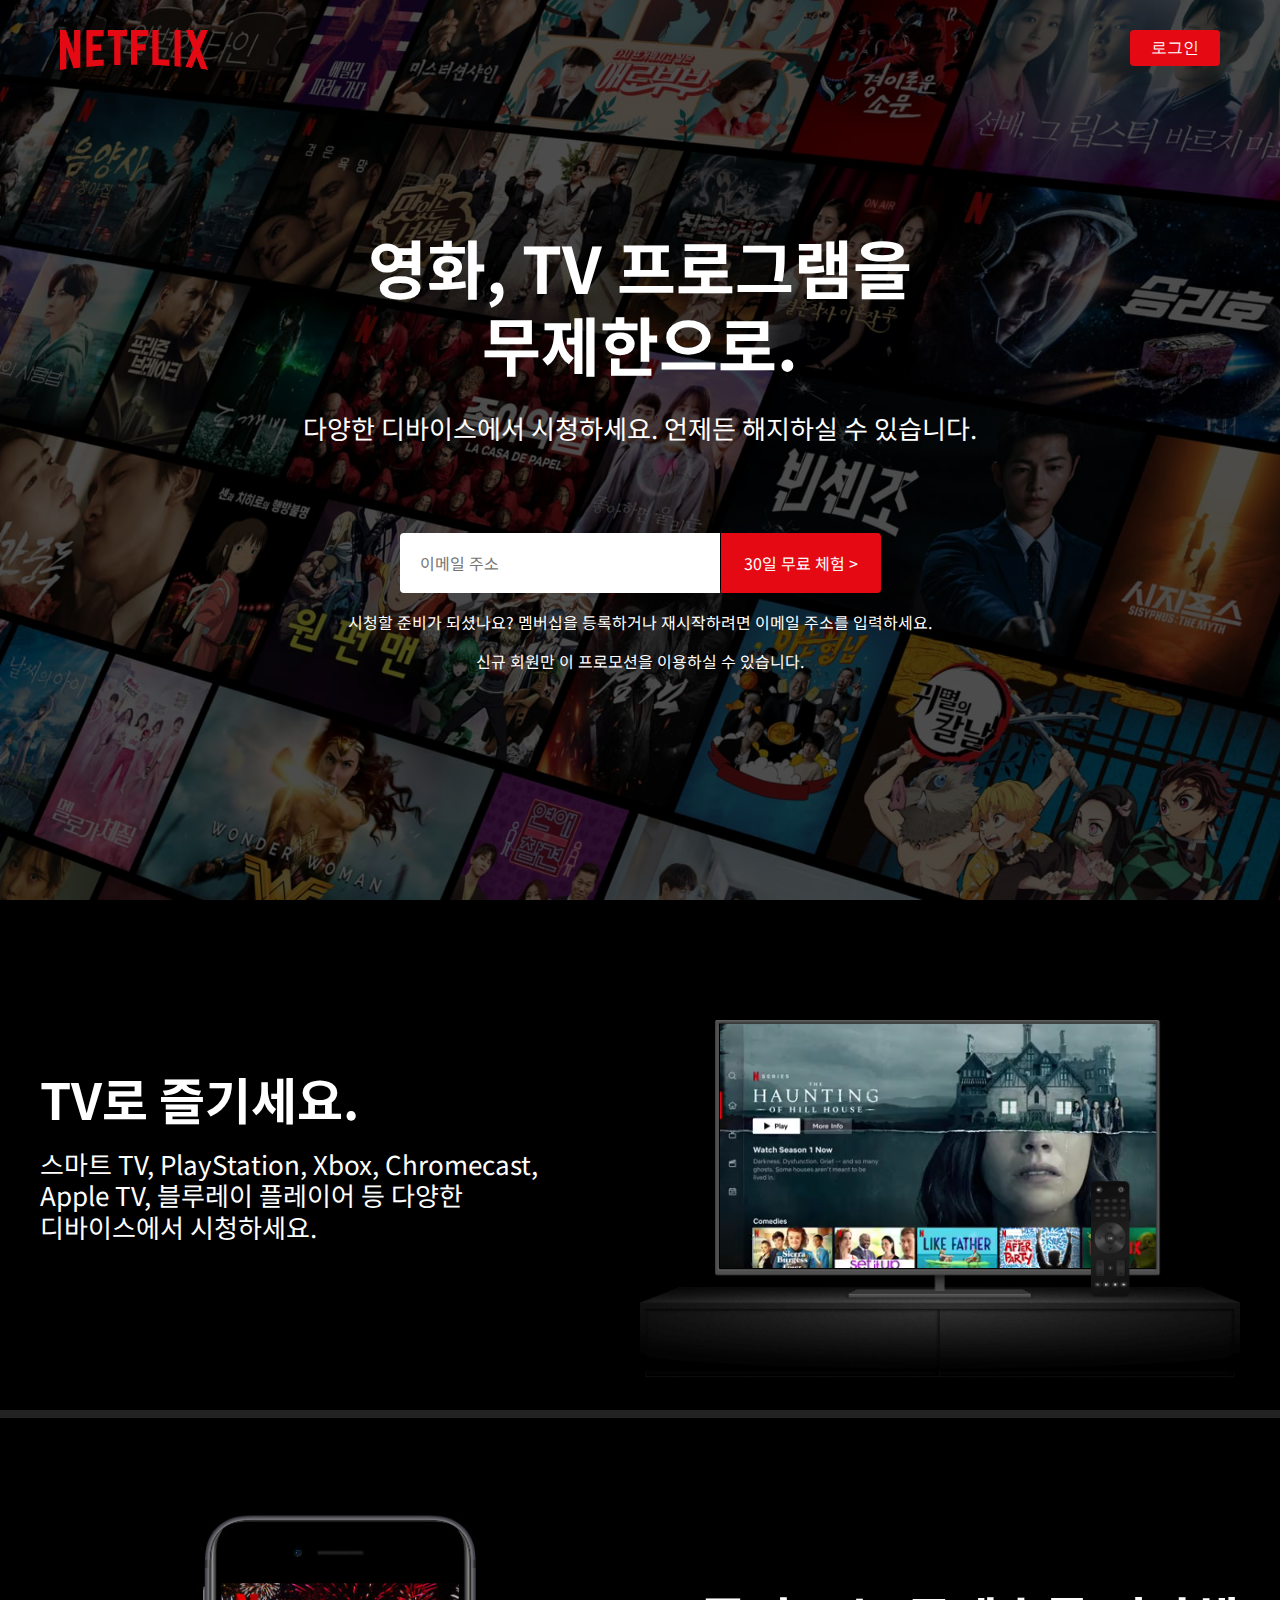
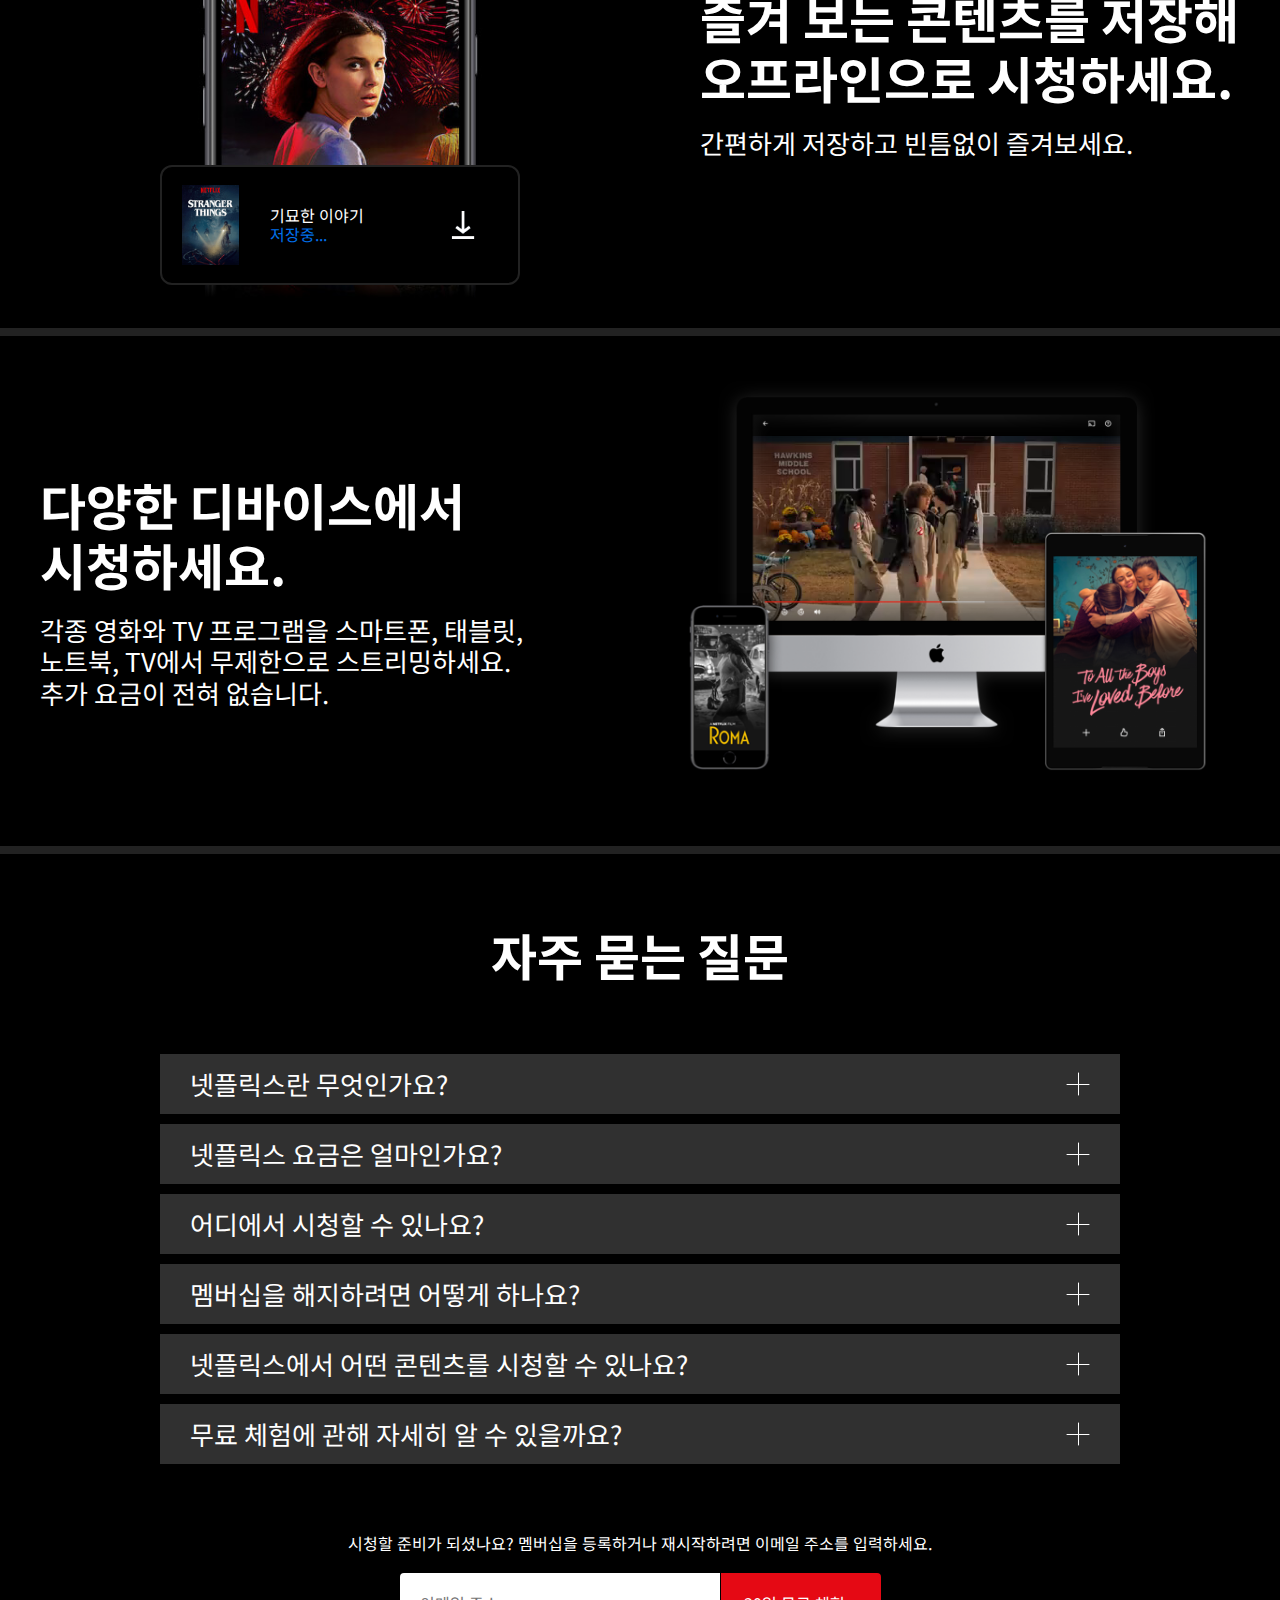
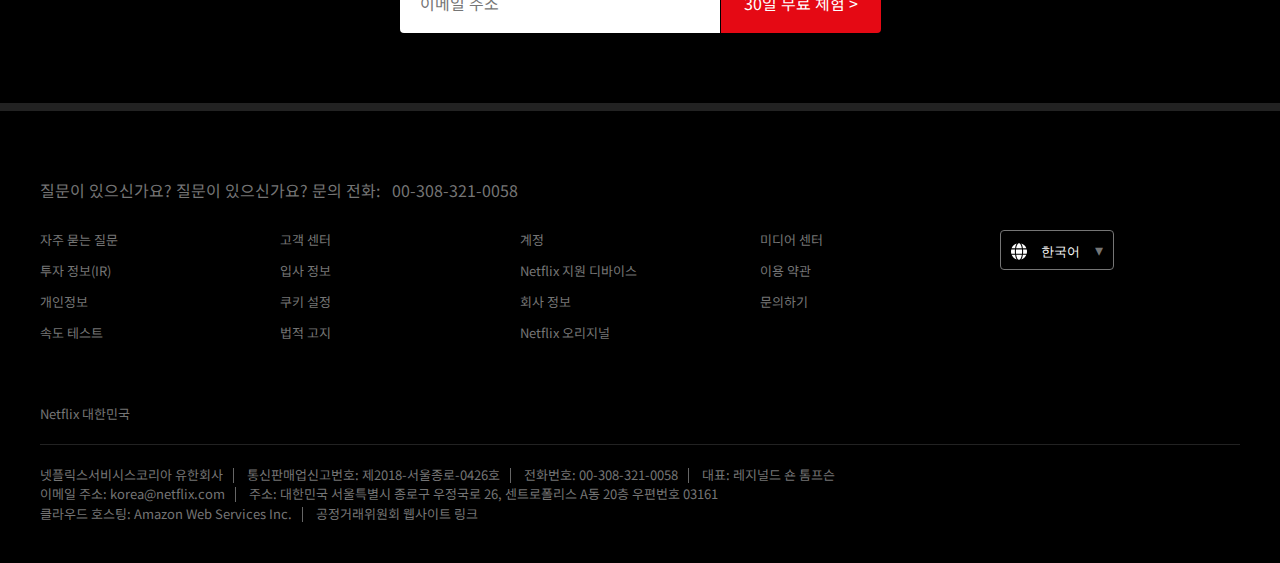
<file: index.html>
<!DOCTYPE html>
<html lang="en">
  <head>
    <meta charset="UTF-8" />
    <meta http-equiv="X-UA-Compatible" content="IE=edge" />
    <meta name="viewport" content="width=device-width, initial-scale=1.0" />

    <meta
      content="영화 보기, 온라인 영화, 인터넷 영화, TV 시청, TV 온라인, 온라인 TV 프로그램, 인터넷 TV 프로그램, &nbsp;TV 프로그램 보기, 영화 스트리밍, 스트리밍 tv, 인스턴트 스트리밍, 온라인 시청, 인터넷 시청, &nbsp;영화, 영화 보기 대한민국, 온라인 TV 보기, 다운로드 불필요, 영화 풀 버전, 전체 영화"
      name="keywords"
    />
    <meta
      content="스마트 TV, 태블릿, 스마트폰, PC, 게임 콘솔 등 다양한 디바이스에서 영화와 TV 프로그램을 마음껏 즐기세요."
      name="description"
    />
    <meta
      property="og:description"
      content="스마트 TV, 태블릿, 스마트폰, PC, 게임 콘솔 등 다양한 디바이스에서 영화와 TV 프로그램을 마음껏 즐기세요."
    />

    <link rel="icon" type="image/x-icon" href="img/netflix_favicon.ico" />

    <link rel="stylesheet" href="css/reset_netflix.css" />
    <link rel="stylesheet" href="css/common.css" />
    <link rel="stylesheet" href="css/index.css" />
    <title>
      Netflix&nbsp;대한민국 - 인터넷으로 TV 프로그램과 영화를 시청하세요
    </title>
  </head>

  <body>
    <header></header>

    <main>
      <!-- Hero -->
      <section id="hero">
        <div id="hero_bg"></div>
        <div class="hero_wrap">
          <nav class="gnb">
            <figure>
              <svg viewBox="0 0 111 30" class="gnb_logo" focusable="false">
                <g id="netflix-logo">
                  <path
                    d="M105.06233,14.2806261 L110.999156,30 C109.249227,29.7497422 107.500234,29.4366857 105.718437,29.1554972 L102.374168,20.4686475 L98.9371075,28.4375293 C97.2499766,28.1563408 95.5928391,28.061674 93.9057081,27.8432843 L99.9372012,14.0931671 L94.4680851,-5.68434189e-14 L99.5313525,-5.68434189e-14 L102.593495,7.87421502 L105.874965,-5.68434189e-14 L110.999156,-5.68434189e-14 L105.06233,14.2806261 Z M90.4686475,-5.68434189e-14 L85.8749649,-5.68434189e-14 L85.8749649,27.2499766 C87.3746368,27.3437061 88.9371075,27.4055675 90.4686475,27.5930265 L90.4686475,-5.68434189e-14 Z M81.9055207,26.93692 C77.7186241,26.6557316 73.5307901,26.4064111 69.250164,26.3117443 L69.250164,-5.68434189e-14 L73.9366389,-5.68434189e-14 L73.9366389,21.8745899 C76.6248008,21.9373887 79.3120255,22.1557784 81.9055207,22.2804387 L81.9055207,26.93692 Z M64.2496954,10.6561065 L64.2496954,15.3435186 L57.8442216,15.3435186 L57.8442216,25.9996251 L53.2186709,25.9996251 L53.2186709,-5.68434189e-14 L66.3436123,-5.68434189e-14 L66.3436123,4.68741213 L57.8442216,4.68741213 L57.8442216,10.6561065 L64.2496954,10.6561065 Z M45.3435186,4.68741213 L45.3435186,26.2498828 C43.7810479,26.2498828 42.1876465,26.2498828 40.6561065,26.3117443 L40.6561065,4.68741213 L35.8121661,4.68741213 L35.8121661,-5.68434189e-14 L50.2183897,-5.68434189e-14 L50.2183897,4.68741213 L45.3435186,4.68741213 Z M30.749836,15.5928391 C28.687787,15.5928391 26.2498828,15.5928391 24.4999531,15.6875059 L24.4999531,22.6562939 C27.2499766,22.4678976 30,22.2495079 32.7809542,22.1557784 L32.7809542,26.6557316 L19.812541,27.6876933 L19.812541,-5.68434189e-14 L32.7809542,-5.68434189e-14 L32.7809542,4.68741213 L24.4999531,4.68741213 L24.4999531,10.9991564 C26.3126816,10.9991564 29.0936358,10.9054269 30.749836,10.9054269 L30.749836,15.5928391 Z M4.78114163,12.9684132 L4.78114163,29.3429562 C3.09401069,29.5313525 1.59340144,29.7497422 0,30 L0,-5.68434189e-14 L4.4690224,-5.68434189e-14 L10.562377,17.0315868 L10.562377,-5.68434189e-14 L15.2497891,-5.68434189e-14 L15.2497891,28.061674 C13.5935889,28.3437998 11.906458,28.4375293 10.1246602,28.6868498 L4.78114163,12.9684132 Z"
                    id="Fill-14"
                  ></path>
                </g>
              </svg>
            </figure>
            <button class="gnb_login">로그인</button>
          </nav>

          <h1 class="hero_title">영화, TV 프로그램을<br />무제한으로.</h1>
          <h3 class="hero_subtitle">
            다양한 디바이스에서 시청하세요. <br />언제든 해지하실 수 있습니다.
          </h3>
          <form action="login.php" method="POST">
            <div class="email_wrap">
              <input
                type="email"
                name="user_id"
                class="hero_input"
                placeholder="이메일 주소"
              />
              <!-- Inline Block -->
              <button type="submit" class="hero_submit">
                30일 무료 체험 &#62;
              </button>
            </div>
          </form>
          <p class="hero_detail">
            시청할 준비가 되셨나요? 멤버십을 등록하거나 재시작하려면 이메일
            주소를 입력하세요.
          </p>
          <p class="hero_detail_2">
            신규 회원만 이 프로모션을 이용하실 수 있습니다.
          </p>
        </div>
      </section>

      <!-- Feature -->
      <section id="feature">
        <!-- Fature - TV -->
        <div class="tv_wrap">
          <ul class="tv">
            <li class="tv_left">
              <h2 class="tv_title">TV로 즐기세요.</h2>
              <h3 class="tv_subtitle">
                스마트 TV, PlayStation, Xbox, Chromecast, Apple TV, 블루레이
                플레이어 <br />등 다양한 디바이스에서 시청하세요.
              </h3>
            </li>

            <li class="tv_right">
              <video
                class="tv_right_video"
                src="video/video-tv.m4v"
                type="vedio/mp4"
                autoplay
                muted
                loop
              ></video>
              <img class="tv_right_img" src="img/tv.png" alt="" />
            </li>
          </ul>
        </div>

        <!-- Fature - Offline -->
        <div class="offline_wrap">
          <ul class="offline">
            <li class="offline_left">
              <img class="offline_left_img" src="img/offline_1.jpg" alt="" />
              <div class="offline_left_box">
                <img
                  src="img/offline_2.png"
                  class="offline_left_box_img1"
                  alt=""
                />
                <div class="offline_left_box_text">
                  <p>기묘한 이야기</p>
                  <p>저장중...</p>
                </div>
                <img
                  src="img/download-icon.gif"
                  class="offline_left_box_img2"
                  alt=""
                />
              </div>
            </li>

            <li class="offline_right">
              <h2 class="offline_title">
                즐겨 보는 콘텐츠를 저장해 <br />오프라인으로 시청하세요.
              </h2>
              <h3 class="offline_subtitle">
                간편하게 저장하고 빈틈없이 즐겨보세요.
              </h3>
            </li>
          </ul>
        </div>

        <!-- Fature - Device -->
        <div class="device_wrap">
          <ul class="device">
            <li class="device_left">
              <h2 class="device_title">다양한 디바이스에서 시청하세요.</h2>
              <h3 class="device_subtitle">
                각종 영화와 TV 프로그램을 스마트폰, 태블릿, 노트북, TV에서
                무제한으로 스트리밍하세요. <br />추가 요금이 전혀 없습니다.
              </h3>
            </li>

            <li class="device_right">
              <video
                class="device_right_video"
                src="video/video-devices.m4v"
                type="vedio/mp4"
                autoplay
                muted
                loop
              ></video>
              <img class="device_right_img" src="img/device.png" alt="" />
            </li>
          </ul>
        </div>
      </section>

      <!-- FAQ -->
      <section id="faq">
        <div class="faq_wrap">
          <h2 class="faq_title">자주 묻는 질문</h2>
          <ul class="faq_ul">
            <li class="faq_li" onclick="accOpen(0)">
              <h3 class="faq_q">
                <span class="faq_q_title">넷플릭스란 무엇인가요?</span>
                <img class="faq_q_btn" src="img/plus.svg" alt="" />
              </h3>
              <h4 class="faq_a">
                넷플릭스는 각종 수상 경력에 빛나는 TV 프로그램, 영화,
                애니메이션, 다큐멘터리 등 다양한 콘텐츠를 인터넷 연결이 가능한
                수천 종의 디바이스에서 시청할 수 있는 스트리밍 서비스입니다.
                <br /><br />
                저렴한 월 요금으로 일체의 광고 없이 원하는 시간에 원하는 만큼
                즐길 수 있습니다. 무궁무진한 콘텐츠가 준비되어 있으며 매주
                새로운 TV 프로그램과 영화가 제공됩니다.
              </h4>
            </li>

            <li class="faq_li" onclick="accOpen(1)">
              <h3 class="faq_q">
                <span class="faq_q_title">넷플릭스 요금은 얼마인가요?</span>
                <img class="faq_q_btn" src="img/plus.svg" alt="" />
              </h3>
              <h4 class="faq_a">
                스마트폰, 태블릿, 스마트 TV, 노트북, 스트리밍 디바이스 등 다양한
                디바이스에서 월정액 요금 하나로 넷플릭스를 시청하세요. 멤버십
                요금은 월 9,500원부터 14,500원까지 다양합니다. 추가 비용이나
                약정이 없습니다.
              </h4>
            </li>

            <li class="faq_li" onclick="accOpen(2)">
              <h3 class="faq_q">
                <span class="faq_q_title">어디에서 시청할 수 있나요?</span>
                <img class="faq_q_btn" src="img/plus.svg" alt="" />
              </h3>
              <h4 class="faq_a">
                다양한 디바이스에서 언제 어디서나 시청할 수 있습니다. 넷플릭스
                계정으로 로그인하면 PC에서 netflix.com을 통해 바로 시청할 수
                있으며, 인터넷이 연결되어 있고 넷플릭스 앱을 지원하는
                디바이스(스마트 TV, 스마트폰, 태블릿, 스트리밍 미디어 플레이어,
                게임 콘솔 등)에서도 언제든지 시청할 수 있습니다.
                <br /><br />
                iOS, Android, Windows 10용 앱에서는 좋아하는 프로그램을 저장할
                수도 있습니다. 저장 기능을 이용해 이동 중이나 인터넷에 연결할 수
                없는 곳에서도 시청하세요. 넷플릭스는 어디서든 함께니까요.
              </h4>
            </li>

            <li class="faq_li" onclick="accOpen(3)">
              <h3 class="faq_q">
                <span class="faq_q_title"
                  >멤버십을 해지하려면 어떻게 하나요?</span
                >
                <img class="faq_q_btn" src="img/plus.svg" alt="" />
              </h3>
              <h4 class="faq_a">
                넷플릭스는 부담 없이 간편합니다. 성가신 계약도, 약정도
                없으니까요. 멤버십 해지도 온라인에서 클릭 두 번이면 완료할 수
                있습니다. 해지 수수료도 없으니 원할 때 언제든 계정을 시작하거나
                종료하세요.
              </h4>
            </li>

            <li class="faq_li" onclick="accOpen(4)">
              <h3 class="faq_q">
                <span class="faq_q_title"
                  >넷플릭스에서 어떤 콘텐츠를 시청할 수 있나요?</span
                >
                <img class="faq_q_btn" src="img/plus.svg" alt="" />
              </h3>
              <h4 class="faq_a">
                넷플릭스는 장편 영화, 다큐멘터리, TV 프로그램, 애니메이션, 각종
                상을 수상한 넷플릭스 오리지널 등 수많은 콘텐츠를 확보하고
                있습니다. 마음에 드는 콘텐츠를 원하는 시간에 원하는 만큼
                시청하세요. 30일 무료 체험으로 넷플릭스의 무한한 콘텐츠 세상을
                만나보세요.
              </h4>
            </li>

            <li class="faq_li" onclick="accOpen(5)">
              <h3 class="faq_q">
                <span class="faq_q_title"
                  >무료 체험에 관해 자세히 알 수 있을까요?</span
                >
                <img class="faq_q_btn" src="img/plus.svg" alt="" />
              </h3>
              <h4 class="faq_a">
                넷플릭스를 30일 동안 무료로 이용해 보세요. 마음에 드는 경우 계속
                이용하시면 됩니다. 별도로 해지하지 않는 한, 멤버십이 자동으로
                유지됩니다. 무료 체험 기간이 끝나기 전에 멤버십을 해지하면
                요금이 청구되지 않습니다. 복잡한 계약, 약정, 해지 수수료가
                없습니다. 언제든 온라인으로 해지하세요.
              </h4>
            </li>
          </ul>

          <p class="faq_detail">
            시청할 준비가 되셨나요? 멤버십을 등록하거나 재시작하려면 이메일
            주소를 입력하세요.
          </p>
          <form action="login.php" method="POST">
            <div class="email_wrap">
              <input
                type="email"
                name="user_id"
                class="hero_input"
                placeholder="이메일 주소"
              />
              <!-- Inline Block -->
              <button type="submit" class="hero_submit">
                30일 무료 체험 &#62;
              </button>
            </div>
          </form>
        </div>
      </section>
    </main>

    <!-- Footer -->
    <footer>
      <div class="footer_wrap">
        <h4 class="footer_tel">
          질문이 있으신가요? 질문이 있으신가요? <br />문의 전화:&nbsp;&nbsp;
          <a href="tel:00-308-321-0058">00-308-321-0058</a>
        </h4>
        <!-- a태그 안에 href로 전화번호 넣으면 스마트폰의 경우, 링크를 눌렀을 때 전화 연결 -->

        <div class="footer_menu_wrap">
          <ul class="footer_menu">
            <li class="footer_menu_li"><a href="">자주 묻는 질문</a></li>
            <li class="footer_menu_li"><a href="">투자 정보(IR)</a></li>
            <li class="footer_menu_li"><a href="">개인정보</a></li>
            <li class="footer_menu_li"><a href="">속도 테스트</a></li>
          </ul>
          <ul class="footer_menu">
            <li class="footer_menu_li"><a href="">고객 센터</a></li>
            <li class="footer_menu_li"><a href="">입사 정보</a></li>
            <li class="footer_menu_li"><a href="">쿠키 설정</a></li>
            <li class="footer_menu_li"><a href="">법적 고지</a></li>
          </ul>
          <ul class="footer_menu">
            <li class="footer_menu_li"><a href="">계정</a></li>
            <li class="footer_menu_li"><a href="">Netflix 지원 디바이스</a></li>
            <li class="footer_menu_li"><a href="">회사 정보</a></li>
            <li class="footer_menu_li"><a href="">Netflix 오리지널</a></li>
          </ul>
          <ul class="footer_menu">
            <li class="footer_menu_li"><a href="">미디어 센터</a></li>
            <li class="footer_menu_li"><a href="">이용 약관</a></li>
            <li class="footer_menu_li"><a href="">문의하기</a></li>
          </ul>
          <form action="" id="language_form">
            <img src="img/globe.svg" alt="" />
            <select name="language" id="language" onchange="languageChange()">
              <option value="korean" selected>한국어</option>
              <option value="english">English</option>
            </select>
            <span>&#9662;</span>
          </form>
        </div>
        <div class="footer_info">
          <p class="footer_brand">Netflix 대한민국</p>
          <p class="footer_contact">
            <span>넷플릭스서비시스코리아 유한회사<i></i></span>
            <span>통신판매업신고번호: 제2018-서울종로-0426호<i></i></span>
            <span>전화번호: 00-308-321-0058<i></i></span>
            <span>대표: 레지널드 숀 톰프슨</span>
          </p>
          <p class="footer_address">
            <span>이메일 주소: korea@netflix.com<i></i></span>
            <span
              >주소: 대한민국 서울특별시 종로구 우정국로 26, 센트로폴리스 A동
              20층 우편번호 03161</span
            >
          </p>
          <p class="footer_etc">
            <span>클라우드 호스팅: Amazon Web Services Inc.<i></i></span>
            <a
              href="https://www.ftc.go.kr/www/bizCommView.do?key=232&apv_perm_no=2018300016930200431&pageUnit=10&searchCnd=bup_nm&searchKrwd=%EB%84%B7%ED%94%8C%EB%A6%AD%EC%8A%A4&pageIndex=1"
              >공정거래위원회 웹사이트 링크
            </a>
          </p>
        </div>
      </div>
    </footer>

    <script src="js/index.js"></script>
  </body>
</html>
</file>
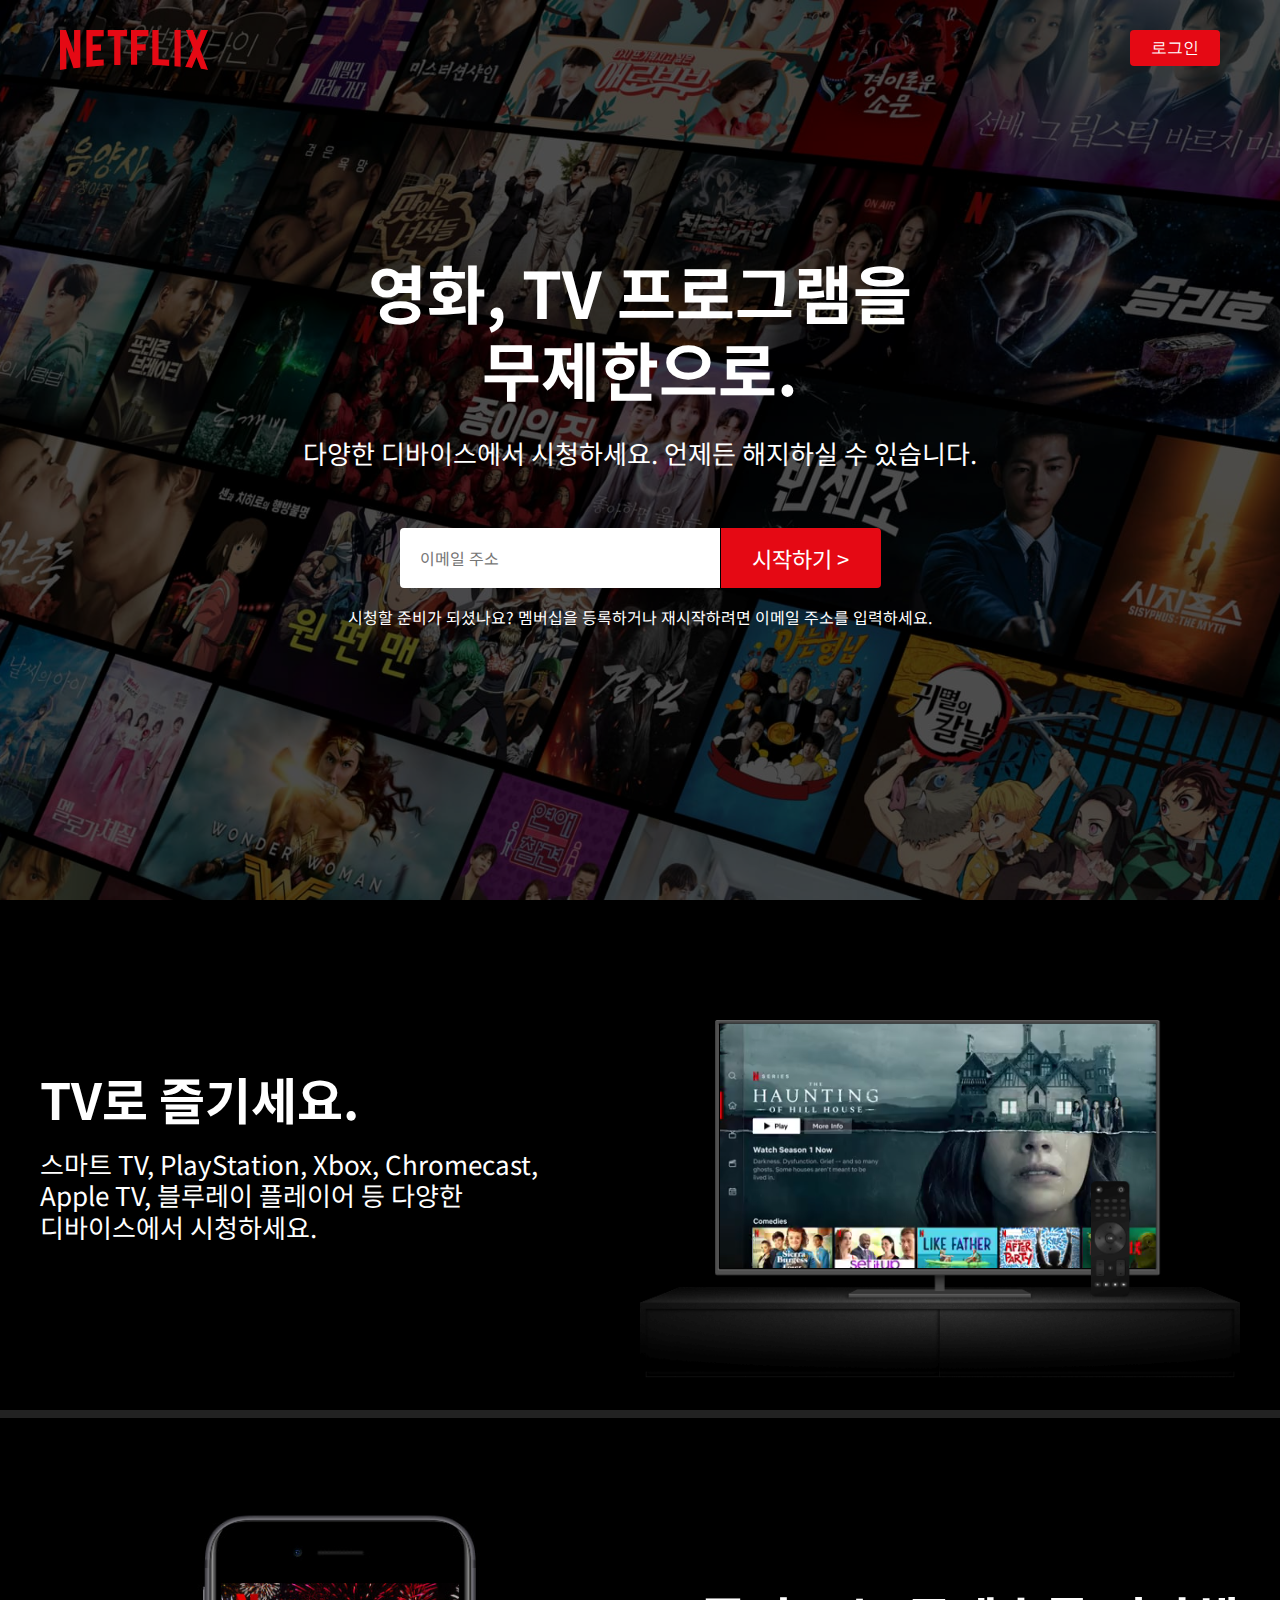
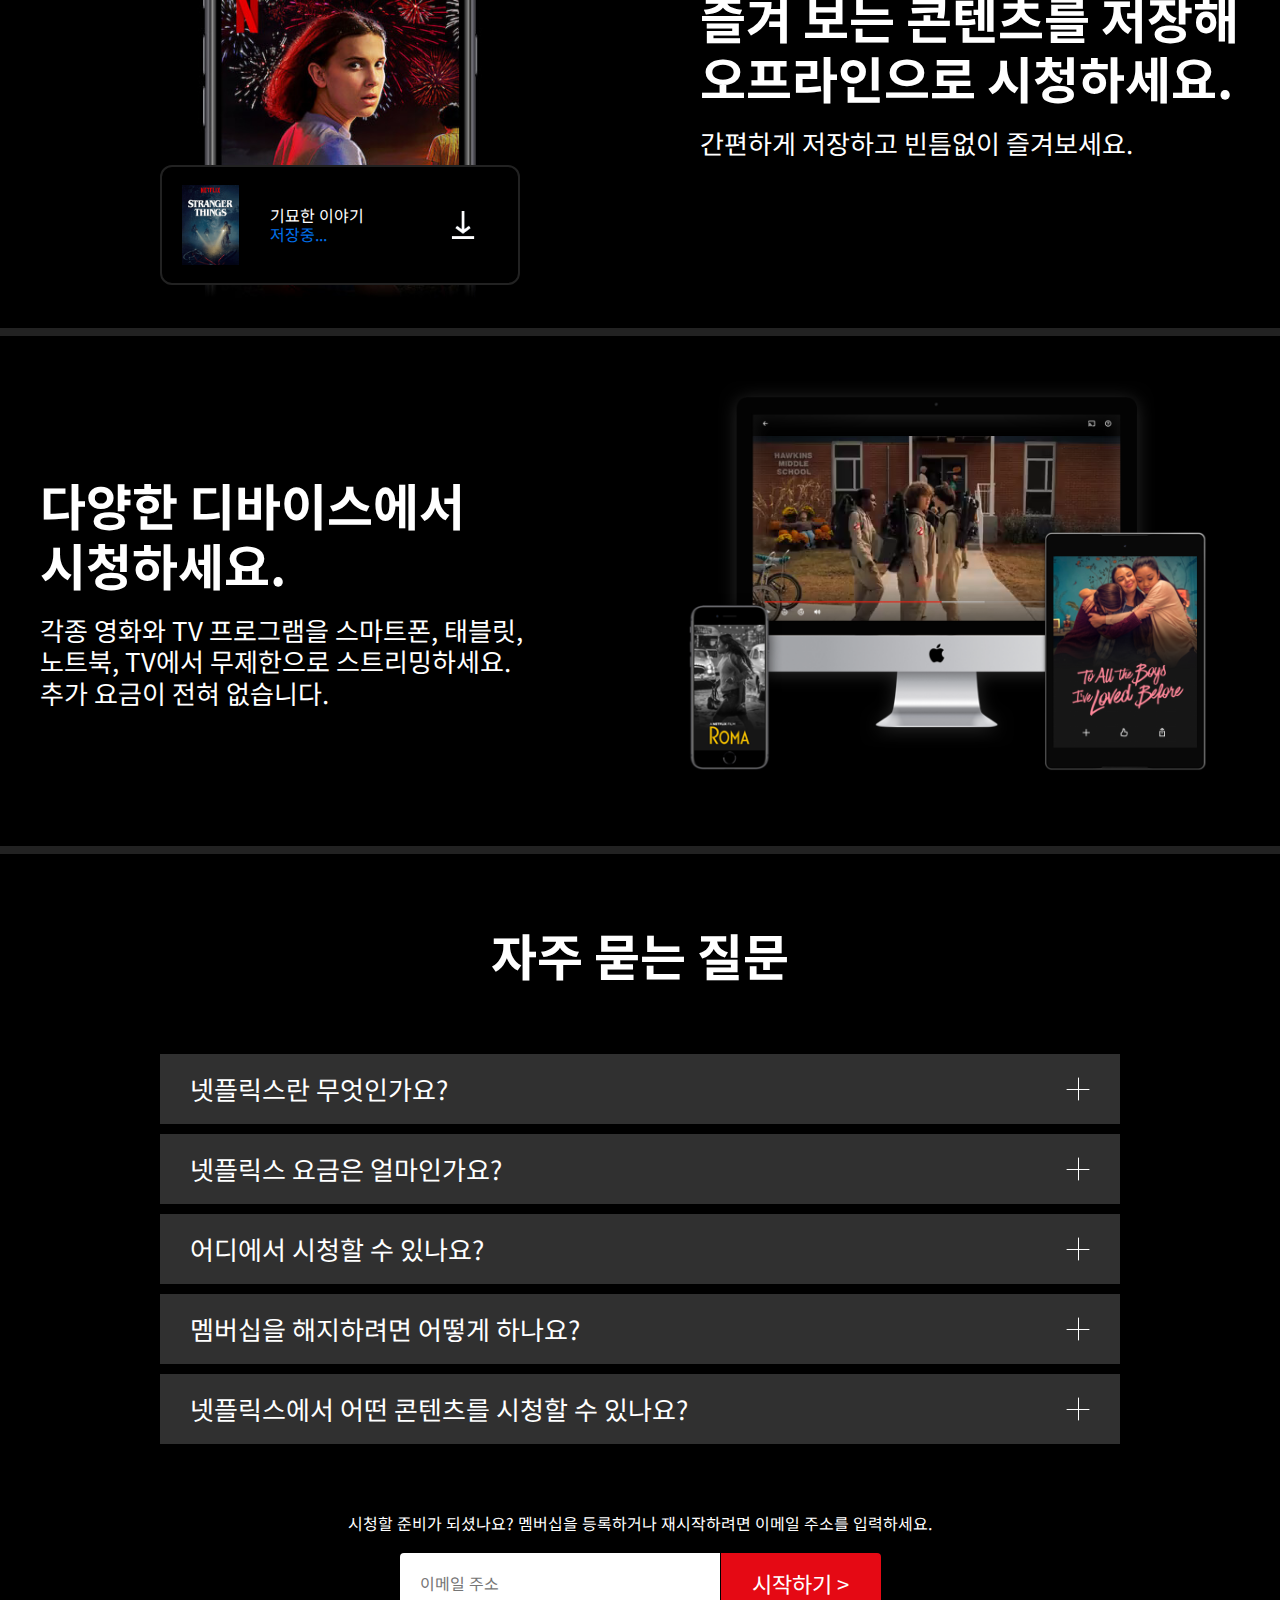
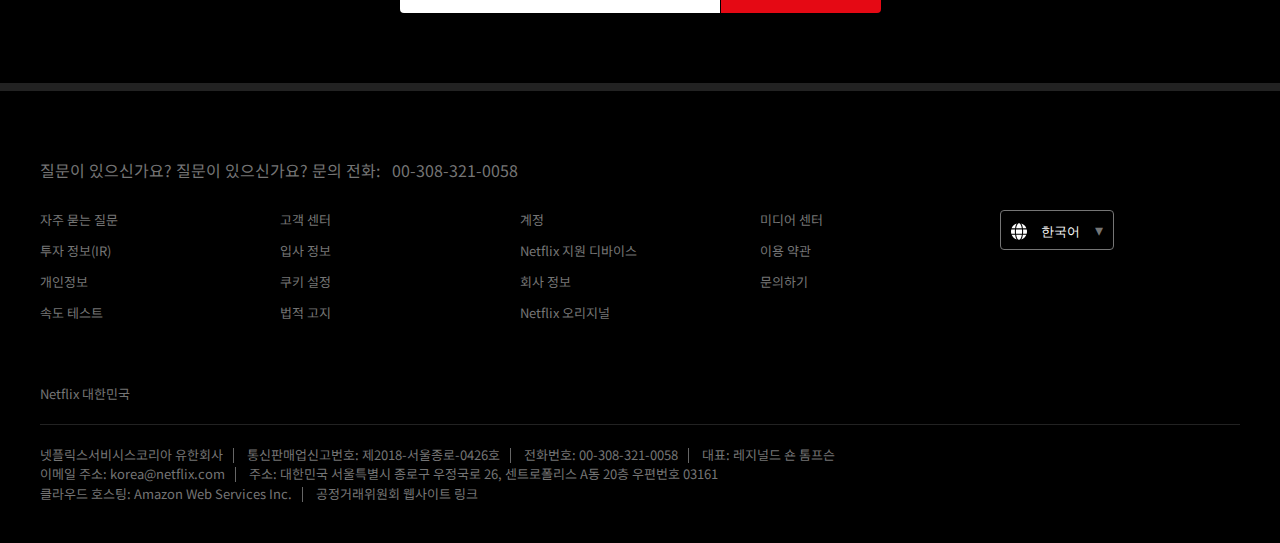
<file: index_renewal.html>
<!DOCTYPE html>
<html lang="en">
  <head>
    <meta charset="UTF-8" />
    <meta http-equiv="X-UA-Compatible" content="IE=edge" />
    <meta name="viewport" content="width=device-width, initial-scale=1.0" />

    <meta
      content="영화 보기, 온라인 영화, 인터넷 영화, TV 시청, TV 온라인, 온라인 TV 프로그램, 인터넷 TV 프로그램, &nbsp;TV 프로그램 보기, 영화 스트리밍, 스트리밍 tv, 인스턴트 스트리밍, 온라인 시청, 인터넷 시청, &nbsp;영화, 영화 보기 대한민국, 온라인 TV 보기, 다운로드 불필요, 영화 풀 버전, 전체 영화"
      name="keywords"
    />
    <meta
      content="스마트 TV, 태블릿, 스마트폰, PC, 게임 콘솔 등 다양한 디바이스에서 영화와 TV 프로그램을 마음껏 즐기세요."
      name="description"
    />
    <meta
      property="og:description"
      content="스마트 TV, 태블릿, 스마트폰, PC, 게임 콘솔 등 다양한 디바이스에서 영화와 TV 프로그램을 마음껏 즐기세요."
    />

    <link rel="icon" type="image/x-icon" href="img/netflix_favicon.ico" />

    <link rel="stylesheet" href="css/reset_netflix.css" />
    <link rel="stylesheet" href="css/common.css" />
    <link rel="stylesheet" href="css/index_renewal.css" />
    <title>
      Netflix&nbsp;대한민국 - 인터넷으로 TV 프로그램과 영화를 시청하세요
    </title>
  </head>

  <body>
    <header></header>

    <main>
      <!-- Hero -->
      <section id="hero">
        <div id="hero_bg"></div>
        <div class="hero_wrap">
          <nav class="gnb">
            <figure>
              <svg viewBox="0 0 111 30" class="gnb_logo" focusable="false">
                <g id="netflix-logo">
                  <path
                    d="M105.06233,14.2806261 L110.999156,30 C109.249227,29.7497422 107.500234,29.4366857 105.718437,29.1554972 L102.374168,20.4686475 L98.9371075,28.4375293 C97.2499766,28.1563408 95.5928391,28.061674 93.9057081,27.8432843 L99.9372012,14.0931671 L94.4680851,-5.68434189e-14 L99.5313525,-5.68434189e-14 L102.593495,7.87421502 L105.874965,-5.68434189e-14 L110.999156,-5.68434189e-14 L105.06233,14.2806261 Z M90.4686475,-5.68434189e-14 L85.8749649,-5.68434189e-14 L85.8749649,27.2499766 C87.3746368,27.3437061 88.9371075,27.4055675 90.4686475,27.5930265 L90.4686475,-5.68434189e-14 Z M81.9055207,26.93692 C77.7186241,26.6557316 73.5307901,26.4064111 69.250164,26.3117443 L69.250164,-5.68434189e-14 L73.9366389,-5.68434189e-14 L73.9366389,21.8745899 C76.6248008,21.9373887 79.3120255,22.1557784 81.9055207,22.2804387 L81.9055207,26.93692 Z M64.2496954,10.6561065 L64.2496954,15.3435186 L57.8442216,15.3435186 L57.8442216,25.9996251 L53.2186709,25.9996251 L53.2186709,-5.68434189e-14 L66.3436123,-5.68434189e-14 L66.3436123,4.68741213 L57.8442216,4.68741213 L57.8442216,10.6561065 L64.2496954,10.6561065 Z M45.3435186,4.68741213 L45.3435186,26.2498828 C43.7810479,26.2498828 42.1876465,26.2498828 40.6561065,26.3117443 L40.6561065,4.68741213 L35.8121661,4.68741213 L35.8121661,-5.68434189e-14 L50.2183897,-5.68434189e-14 L50.2183897,4.68741213 L45.3435186,4.68741213 Z M30.749836,15.5928391 C28.687787,15.5928391 26.2498828,15.5928391 24.4999531,15.6875059 L24.4999531,22.6562939 C27.2499766,22.4678976 30,22.2495079 32.7809542,22.1557784 L32.7809542,26.6557316 L19.812541,27.6876933 L19.812541,-5.68434189e-14 L32.7809542,-5.68434189e-14 L32.7809542,4.68741213 L24.4999531,4.68741213 L24.4999531,10.9991564 C26.3126816,10.9991564 29.0936358,10.9054269 30.749836,10.9054269 L30.749836,15.5928391 Z M4.78114163,12.9684132 L4.78114163,29.3429562 C3.09401069,29.5313525 1.59340144,29.7497422 0,30 L0,-5.68434189e-14 L4.4690224,-5.68434189e-14 L10.562377,17.0315868 L10.562377,-5.68434189e-14 L15.2497891,-5.68434189e-14 L15.2497891,28.061674 C13.5935889,28.3437998 11.906458,28.4375293 10.1246602,28.6868498 L4.78114163,12.9684132 Z"
                    id="Fill-14"
                  ></path>
                </g>
              </svg>
            </figure>
            <button class="gnb_login">로그인</button>
          </nav>

          <h1 class="hero_title">영화, TV 프로그램을<br />무제한으로.</h1>
          <h3 class="hero_subtitle">
            다양한 디바이스에서 시청하세요. <br />언제든 해지하실 수 있습니다.
          </h3>
          <form action="login.php" method="POST">
            <div class="email_wrap">
              <input
                type="email"
                name="user_id"
                class="hero_input"
                placeholder="이메일 주소"
              />
              <!-- Inline Block -->
              <button type="submit" class="hero_submit">
                시작하기 &#62;
              </button>
            </div>
          </form>
          <p class="hero_detail">
            시청할 준비가 되셨나요? 멤버십을 등록하거나 재시작하려면 이메일
            주소를 입력하세요.
          </p>
        </div>
      </section>

      <!-- Feature -->
      <section id="feature">
        <!-- Fature - TV -->
        <div class="tv_wrap">
          <ul class="tv">
            <li class="tv_left">
              <h2 class="tv_title">TV로 즐기세요.</h2>
              <h3 class="tv_subtitle">
                스마트 TV, PlayStation, Xbox, Chromecast, Apple TV, 블루레이
                플레이어 <br />등 다양한 디바이스에서 시청하세요.
              </h3>
            </li>

            <li class="tv_right">
              <video
                class="tv_right_video"
                src="video/video-tv.m4v"
                type="vedio/mp4"
                autoplay
                muted
                loop
              ></video>
              <img class="tv_right_img" src="img/tv.png" alt="" />
            </li>
          </ul>
        </div>

        <!-- Fature - Offline -->
        <div class="offline_wrap">
          <ul class="offline">
            <li class="offline_left">
              <img class="offline_left_img" src="img/offline_1.jpg" alt="" />
              <div class="offline_left_box">
                <img
                  src="img/offline_2.png"
                  class="offline_left_box_img1"
                  alt=""
                />
                <div class="offline_left_box_text">
                  <p>기묘한 이야기</p>
                  <p>저장중...</p>
                </div>
                <img
                  src="img/download-icon.gif"
                  class="offline_left_box_img2"
                  alt=""
                />
              </div>
            </li>

            <li class="offline_right">
              <h2 class="offline_title">
                즐겨 보는 콘텐츠를 저장해 <br />오프라인으로 시청하세요.
              </h2>
              <h3 class="offline_subtitle">
                간편하게 저장하고 빈틈없이 즐겨보세요.
              </h3>
            </li>
          </ul>
        </div>

        <!-- Fature - Device -->
        <div class="device_wrap">
          <ul class="device">
            <li class="device_left">
              <h2 class="device_title">다양한 디바이스에서 시청하세요.</h2>
              <h3 class="device_subtitle">
                각종 영화와 TV 프로그램을 스마트폰, 태블릿, 노트북, TV에서
                무제한으로 스트리밍하세요. <br />추가 요금이 전혀 없습니다.
              </h3>
            </li>

            <li class="device_right">
              <video
                class="device_right_video"
                src="video/video-devices.m4v"
                type="vedio/mp4"
                autoplay
                muted
                loop
              ></video>
              <img class="device_right_img" src="img/device.png" alt="" />
            </li>
          </ul>
        </div>
      </section>

      <!-- FAQ -->
      <section id="faq">
        <div class="faq_wrap">
          <h2 class="faq_title">자주 묻는 질문</h2>
          <ul class="faq_ul">
            <li class="faq_li" onclick="accOpen(0)">
              <h3 class="faq_q">
                <span class="faq_q_title">넷플릭스란 무엇인가요?</span>
                <img class="faq_q_btn" src="img/plus.svg" alt="" />
              </h3>
              <h4 class="faq_a">
                넷플릭스는 각종 수상 경력에 빛나는 TV 프로그램, 영화,
                애니메이션, 다큐멘터리 등 다양한 콘텐츠를 인터넷 연결이 가능한
                수천 종의 디바이스에서 시청할 수 있는 스트리밍 서비스입니다.
                <br /><br />
                저렴한 월 요금으로 일체의 광고 없이 원하는 시간에 원하는 만큼
                즐길 수 있습니다. 무궁무진한 콘텐츠가 준비되어 있으며 매주
                새로운 TV 프로그램과 영화가 제공됩니다.
              </h4>
            </li>

            <li class="faq_li" onclick="accOpen(1)">
              <h3 class="faq_q">
                <span class="faq_q_title">넷플릭스 요금은 얼마인가요?</span>
                <img class="faq_q_btn" src="img/plus.svg" alt="" />
              </h3>
              <h4 class="faq_a">
                스마트폰, 태블릿, 스마트 TV, 노트북, 스트리밍 디바이스 등 다양한
                디바이스에서 월정액 요금 하나로 넷플릭스를 시청하세요. 멤버십
                요금은 월 9,500원부터 14,500원까지 다양합니다. 추가 비용이나
                약정이 없습니다.
              </h4>
            </li>

            <li class="faq_li" onclick="accOpen(2)">
              <h3 class="faq_q">
                <span class="faq_q_title">어디에서 시청할 수 있나요?</span>
                <img class="faq_q_btn" src="img/plus.svg" alt="" />
              </h3>
              <h4 class="faq_a">
                다양한 디바이스에서 언제 어디서나 시청할 수 있습니다. 넷플릭스
                계정으로 로그인하면 PC에서 netflix.com을 통해 바로 시청할 수
                있으며, 인터넷이 연결되어 있고 넷플릭스 앱을 지원하는
                디바이스(스마트 TV, 스마트폰, 태블릿, 스트리밍 미디어 플레이어,
                게임 콘솔 등)에서도 언제든지 시청할 수 있습니다.
                <br /><br />
                iOS, Android, Windows 10용 앱에서는 좋아하는 프로그램을 저장할
                수도 있습니다. 저장 기능을 이용해 이동 중이나 인터넷에 연결할 수
                없는 곳에서도 시청하세요. 넷플릭스는 어디서든 함께니까요.
              </h4>
            </li>

            <li class="faq_li" onclick="accOpen(3)">
              <h3 class="faq_q">
                <span class="faq_q_title"
                  >멤버십을 해지하려면 어떻게 하나요?</span
                >
                <img class="faq_q_btn" src="img/plus.svg" alt="" />
              </h3>
              <h4 class="faq_a">
                넷플릭스는 부담 없이 간편합니다. 성가신 계약도, 약정도
                없으니까요. 멤버십 해지도 온라인에서 클릭 두 번이면 완료할 수
                있습니다. 해지 수수료도 없으니 원할 때 언제든 계정을 시작하거나
                종료하세요.
              </h4>
            </li>

            <li class="faq_li" onclick="accOpen(4)">
              <h3 class="faq_q">
                <span class="faq_q_title"
                  >넷플릭스에서 어떤 콘텐츠를 시청할 수 있나요?</span
                >
                <img class="faq_q_btn" src="img/plus.svg" alt="" />
              </h3>
              <h4 class="faq_a">
                넷플릭스는 장편 영화, 다큐멘터리, TV 프로그램, 애니메이션, 각종
                상을 수상한 넷플릭스 오리지널 등 수많은 콘텐츠를 확보하고
                있습니다. 마음에 드는 콘텐츠를 원하는 시간에 원하는 만큼
                시청하세요. 30일 무료 체험으로 넷플릭스의 무한한 콘텐츠 세상을
                만나보세요.
              </h4>
            </li>
          </ul>

          <p class="faq_detail">
            시청할 준비가 되셨나요? 멤버십을 등록하거나 재시작하려면 이메일
            주소를 입력하세요.
          </p>
          <form action="login.php" method="POST">
            <div class="email_wrap">
              <input
                type="email"
                name="user_id"
                class="hero_input"
                placeholder="이메일 주소"
              />
              <!-- Inline Block -->
              <button type="submit" class="hero_submit">
                시작하기 &#62;
              </button>
            </div>
          </form>
        </div>
      </section>
    </main>

    <!-- Footer -->
    <footer>
      <div class="footer_wrap">
        <h4 class="footer_tel">
          질문이 있으신가요? 질문이 있으신가요? <br />문의 전화:&nbsp;&nbsp;
          <a href="tel:00-308-321-0058">00-308-321-0058</a>
        </h4>
        <!-- a태그 안에 href로 전화번호 넣으면 스마트폰의 경우, 링크를 눌렀을 때 전화 연결 -->

        <div class="footer_menu_wrap">
          <ul class="footer_menu">
            <li class="footer_menu_li"><a href="">자주 묻는 질문</a></li>
            <li class="footer_menu_li"><a href="">투자 정보(IR)</a></li>
            <li class="footer_menu_li"><a href="">개인정보</a></li>
            <li class="footer_menu_li"><a href="">속도 테스트</a></li>
          </ul>
          <ul class="footer_menu">
            <li class="footer_menu_li"><a href="">고객 센터</a></li>
            <li class="footer_menu_li"><a href="">입사 정보</a></li>
            <li class="footer_menu_li"><a href="">쿠키 설정</a></li>
            <li class="footer_menu_li"><a href="">법적 고지</a></li>
          </ul>
          <ul class="footer_menu">
            <li class="footer_menu_li"><a href="">계정</a></li>
            <li class="footer_menu_li"><a href="">Netflix 지원 디바이스</a></li>
            <li class="footer_menu_li"><a href="">회사 정보</a></li>
            <li class="footer_menu_li"><a href="">Netflix 오리지널</a></li>
          </ul>
          <ul class="footer_menu">
            <li class="footer_menu_li"><a href="">미디어 센터</a></li>
            <li class="footer_menu_li"><a href="">이용 약관</a></li>
            <li class="footer_menu_li"><a href="">문의하기</a></li>
          </ul>
          <form action="" id="language_form">
            <img src="img/globe.svg" alt="" />
            <select name="language" id="language" onchange="languageChange()">
              <option value="korean" selected>한국어</option>
              <option value="english">English</option>
            </select>
            <span>&#9662;</span>
          </form>
        </div>
        <div class="footer_info">
          <p class="footer_brand">Netflix 대한민국</p>
          <p class="footer_contact">
            <span>넷플릭스서비시스코리아 유한회사<i></i></span>
            <span>통신판매업신고번호: 제2018-서울종로-0426호<i></i></span>
            <span>전화번호: 00-308-321-0058<i></i></span>
            <span>대표: 레지널드 숀 톰프슨</span>
          </p>
          <p class="footer_address">
            <span>이메일 주소: korea@netflix.com<i></i></span>
            <span
              >주소: 대한민국 서울특별시 종로구 우정국로 26, 센트로폴리스 A동
              20층 우편번호 03161</span
            >
          </p>
          <p class="footer_etc">
            <span>클라우드 호스팅: Amazon Web Services Inc.<i></i></span>
            <a
              href="https://www.ftc.go.kr/www/bizCommView.do?key=232&apv_perm_no=2018300016930200431&pageUnit=10&searchCnd=bup_nm&searchKrwd=%EB%84%B7%ED%94%8C%EB%A6%AD%EC%8A%A4&pageIndex=1"
              >공정거래위원회 웹사이트 링크
            </a>
          </p>
        </div>
      </div>
    </footer>

    <script src="js/index.js"></script>
  </body>
</html>
</file>
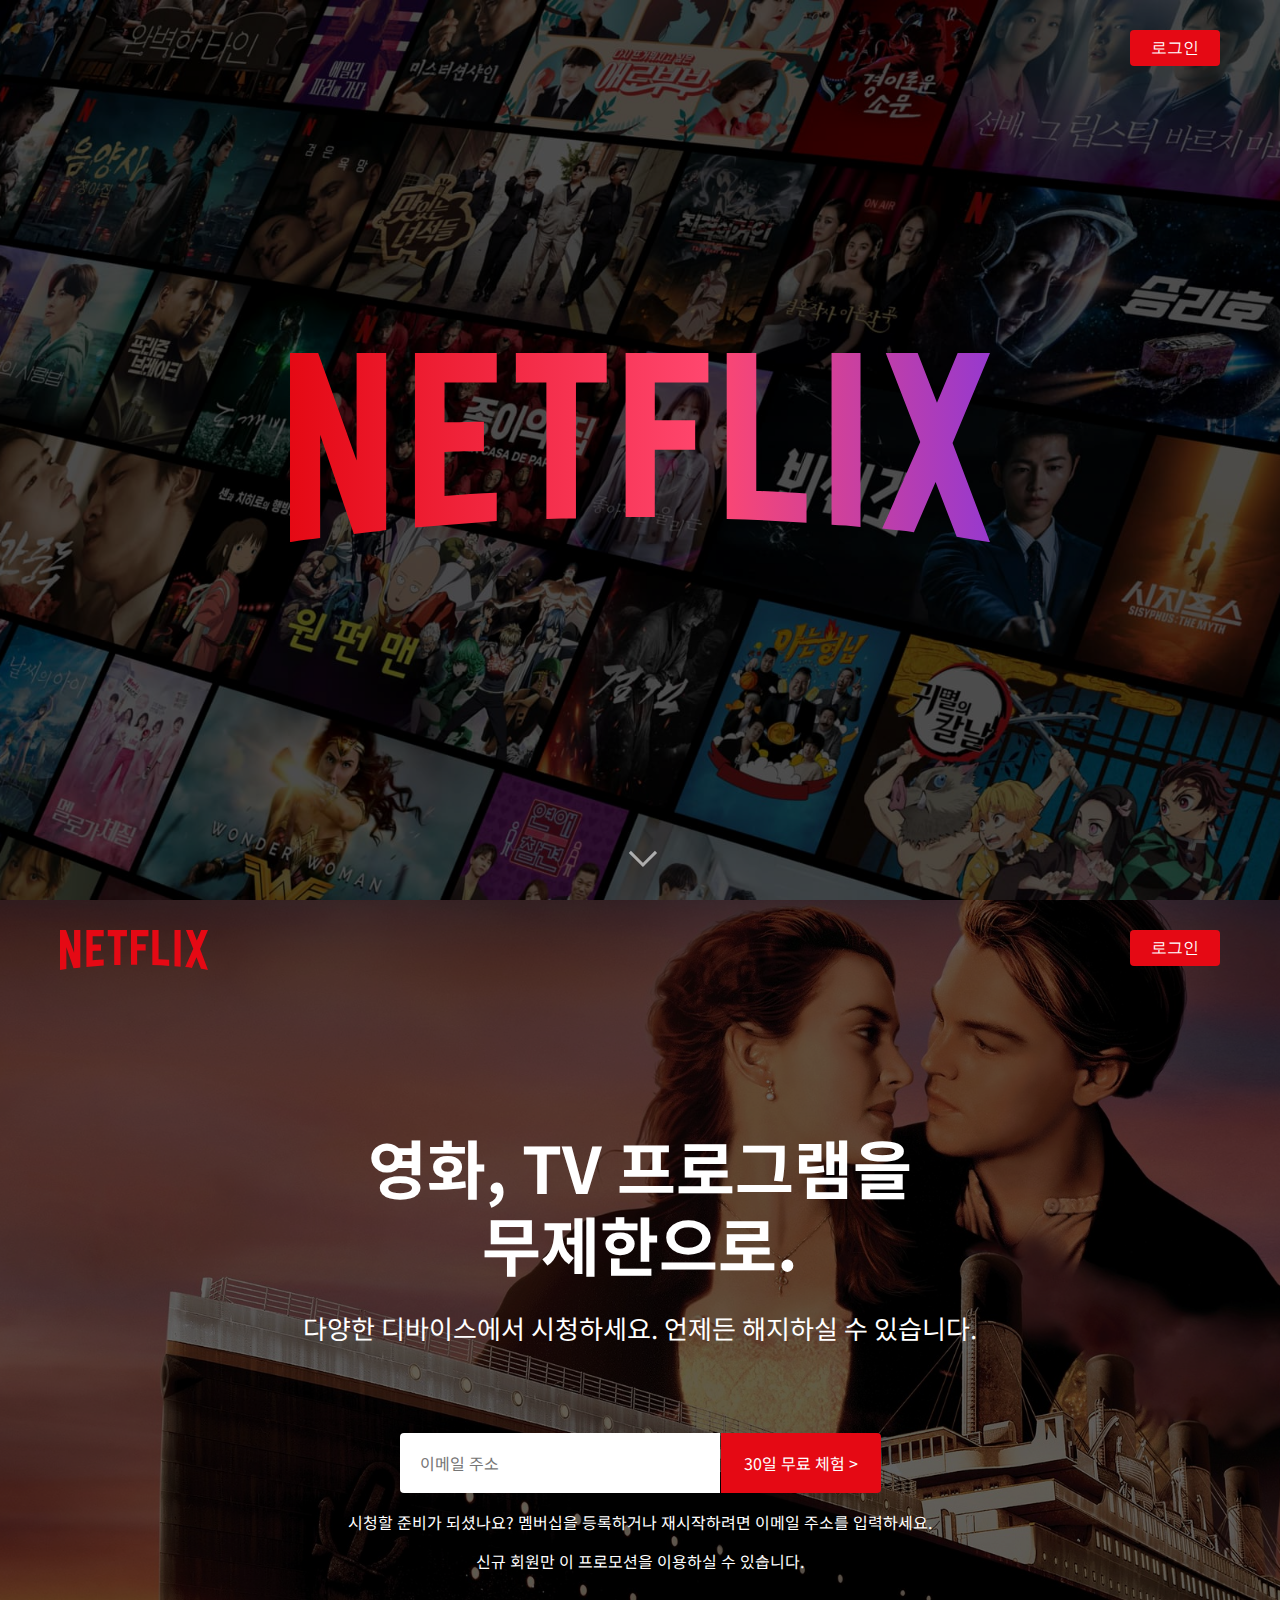
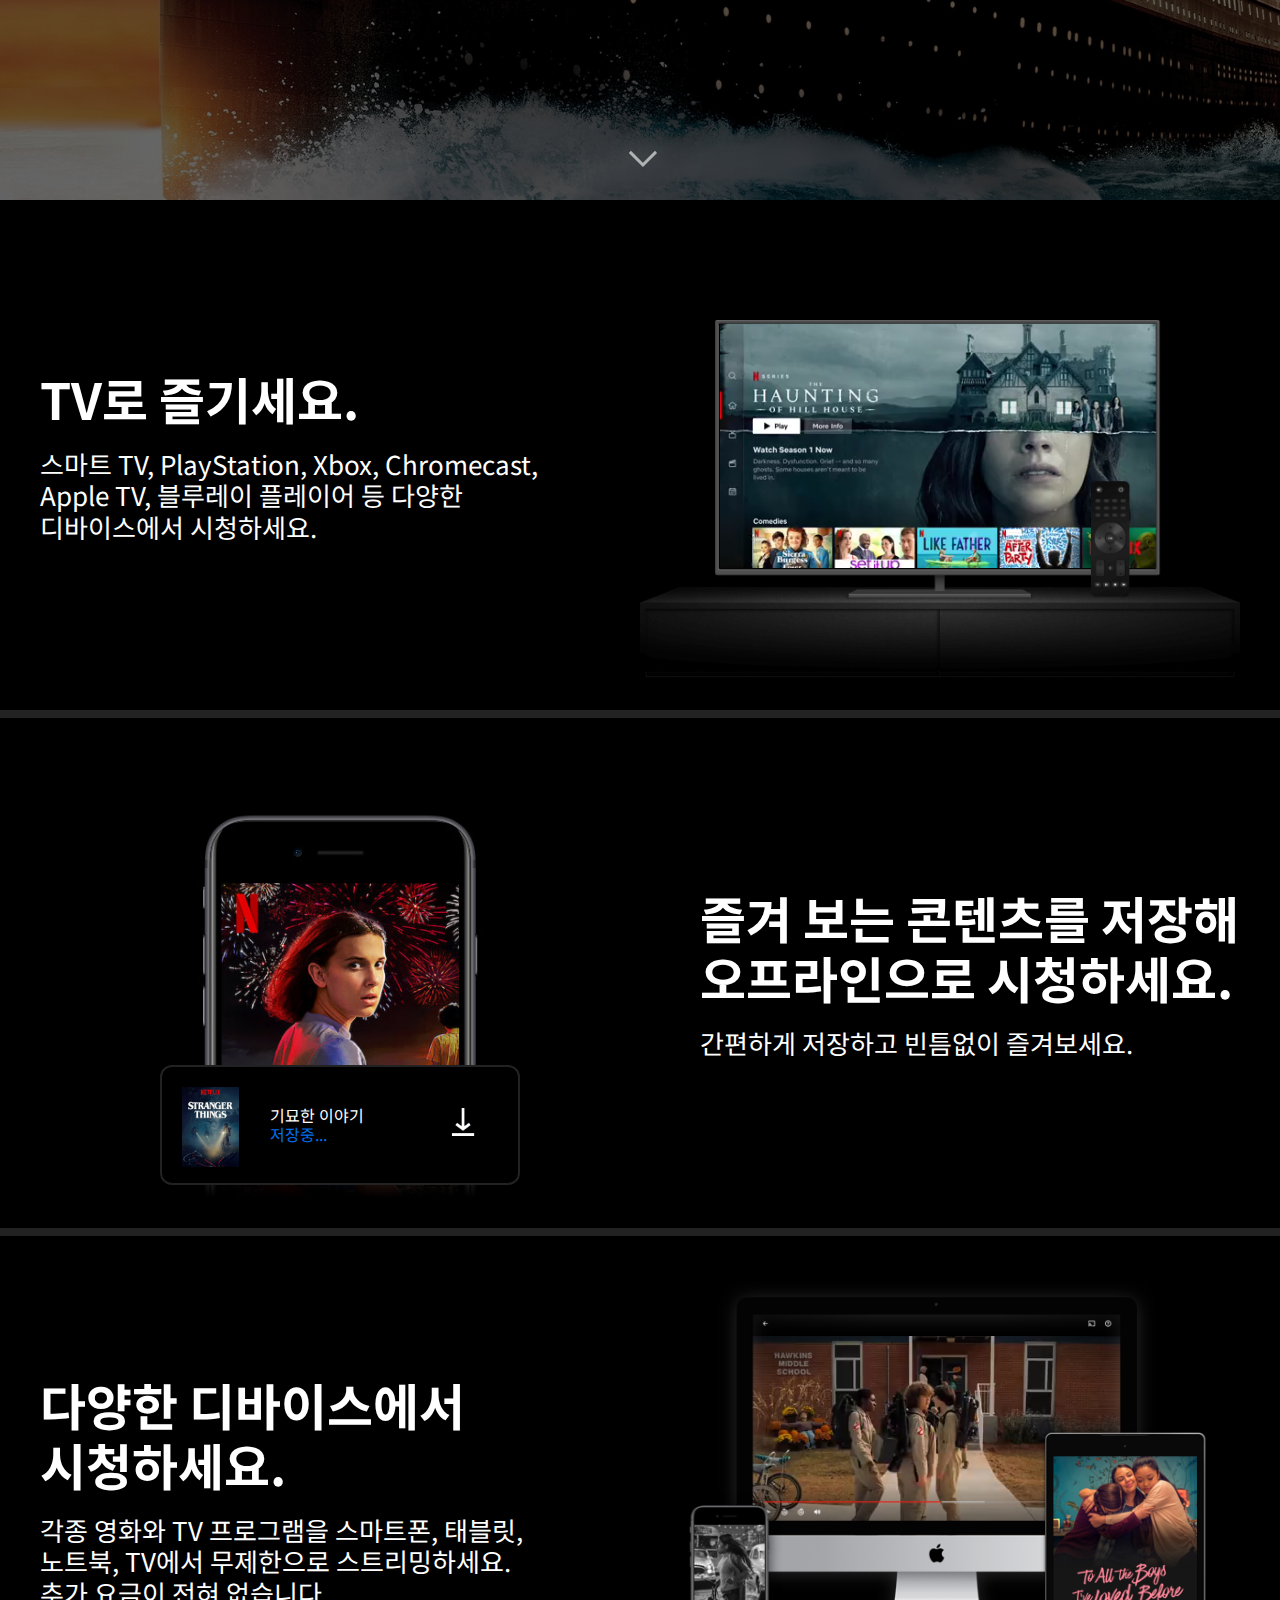
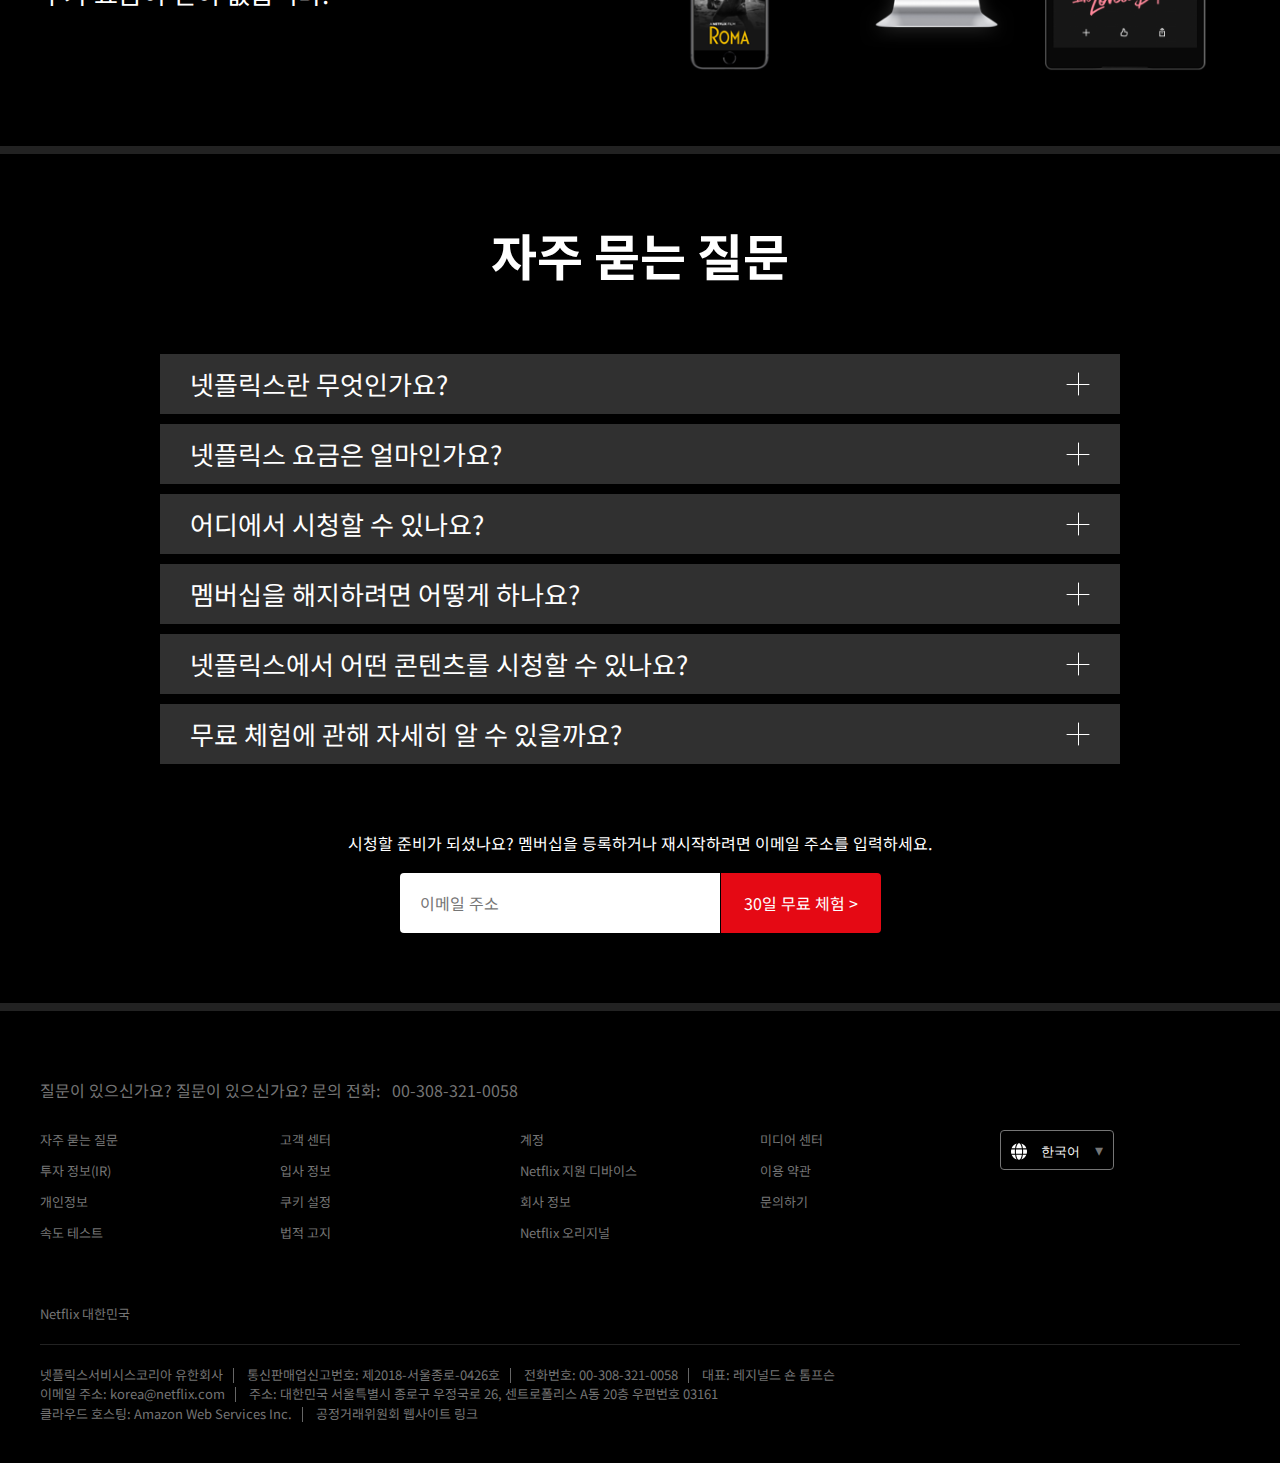
<file: netflix.html>
<!DOCTYPE html>
<html lang="en">
  <head>
    <meta charset="UTF-8" />
    <meta http-equiv="X-UA-Compatible" content="IE=edge" />
    <meta name="viewport" content="width=device-width, initial-scale=1.0" />

    <meta
      content="영화 보기, 온라인 영화, 인터넷 영화, TV 시청, TV 온라인, 온라인 TV 프로그램, 인터넷 TV 프로그램, &nbsp;TV 프로그램 보기, 영화 스트리밍, 스트리밍 tv, 인스턴트 스트리밍, 온라인 시청, 인터넷 시청, &nbsp;영화, 영화 보기 대한민국, 온라인 TV 보기, 다운로드 불필요, 영화 풀 버전, 전체 영화"
      name="keywords"
    />
    <meta
      content="스마트 TV, 태블릿, 스마트폰, PC, 게임 콘솔 등 다양한 디바이스에서 영화와 TV 프로그램을 마음껏 즐기세요."
      name="description"
    />
    <meta
      property="og:description"
      content="스마트 TV, 태블릿, 스마트폰, PC, 게임 콘솔 등 다양한 디바이스에서 영화와 TV 프로그램을 마음껏 즐기세요."
    />

    <link rel="icon" type="image/x-icon" href="img/netflix_favicon.ico" />

    <link rel="stylesheet" href="css/reset_netflix.css" />
    <link rel="stylesheet" href="css/common.css" />
    <link rel="stylesheet" href="css/netflix.css" />
    <title>
      Netflix&nbsp;대한민국 - 인터넷으로 TV 프로그램과 영화를 시청하세요
    </title>
  </head>

  <body>
    <header></header>

    <main>
      <!-- Hero -->
      <section id="main">
        <div id="main_bg"></div>
        <div class="main_wrap">
          <button class="main_login">로그인</button>

          <figure>
            <svg viewBox="0 0 111 30" class="main_logo" focusable="false">
              <g id="netflix-logo">
                <defs>
                  <linearGradient id="grad1" x1="0%" y1="0%" x2="100%" y2="0%">
                    <stop
                      offset="0%"
                      style="stop-color: #e50914; stop-opacity: 1"
                    />
                    <stop
                      offset="60%"
                      style="stop-color: #ff476f; stop-opacity: 1"
                    />
                    <stop
                      offset="100%"
                      style="stop-color: #9739ce; stop-opacity: 1"
                    />
                  </linearGradient>
                </defs>
                <path
                  fill="url(#grad1)"
                  ;
                  d="M105.06233,14.2806261 L110.999156,30 C109.249227,29.7497422 107.500234,29.4366857 105.718437,29.1554972 L102.374168,20.4686475 L98.9371075,28.4375293 C97.2499766,28.1563408 95.5928391,28.061674 93.9057081,27.8432843 L99.9372012,14.0931671 L94.4680851,-5.68434189e-14 L99.5313525,-5.68434189e-14 L102.593495,7.87421502 L105.874965,-5.68434189e-14 L110.999156,-5.68434189e-14 L105.06233,14.2806261 Z M90.4686475,-5.68434189e-14 L85.8749649,-5.68434189e-14 L85.8749649,27.2499766 C87.3746368,27.3437061 88.9371075,27.4055675 90.4686475,27.5930265 L90.4686475,-5.68434189e-14 Z M81.9055207,26.93692 C77.7186241,26.6557316 73.5307901,26.4064111 69.250164,26.3117443 L69.250164,-5.68434189e-14 L73.9366389,-5.68434189e-14 L73.9366389,21.8745899 C76.6248008,21.9373887 79.3120255,22.1557784 81.9055207,22.2804387 L81.9055207,26.93692 Z M64.2496954,10.6561065 L64.2496954,15.3435186 L57.8442216,15.3435186 L57.8442216,25.9996251 L53.2186709,25.9996251 L53.2186709,-5.68434189e-14 L66.3436123,-5.68434189e-14 L66.3436123,4.68741213 L57.8442216,4.68741213 L57.8442216,10.6561065 L64.2496954,10.6561065 Z M45.3435186,4.68741213 L45.3435186,26.2498828 C43.7810479,26.2498828 42.1876465,26.2498828 40.6561065,26.3117443 L40.6561065,4.68741213 L35.8121661,4.68741213 L35.8121661,-5.68434189e-14 L50.2183897,-5.68434189e-14 L50.2183897,4.68741213 L45.3435186,4.68741213 Z M30.749836,15.5928391 C28.687787,15.5928391 26.2498828,15.5928391 24.4999531,15.6875059 L24.4999531,22.6562939 C27.2499766,22.4678976 30,22.2495079 32.7809542,22.1557784 L32.7809542,26.6557316 L19.812541,27.6876933 L19.812541,-5.68434189e-14 L32.7809542,-5.68434189e-14 L32.7809542,4.68741213 L24.4999531,4.68741213 L24.4999531,10.9991564 C26.3126816,10.9991564 29.0936358,10.9054269 30.749836,10.9054269 L30.749836,15.5928391 Z M4.78114163,12.9684132 L4.78114163,29.3429562 C3.09401069,29.5313525 1.59340144,29.7497422 0,30 L0,-5.68434189e-14 L4.4690224,-5.68434189e-14 L10.562377,17.0315868 L10.562377,-5.68434189e-14 L15.2497891,-5.68434189e-14 L15.2497891,28.061674 C13.5935889,28.3437998 11.906458,28.4375293 10.1246602,28.6868498 L4.78114163,12.9684132 Z"
                  id="Fill-14"
                ></path>
              </g>
            </svg>
          </figure>

          <div class="arrow_down" onclick="document.location='#hero'"></div>
        </div>
      </section>

      <section id="hero">
        <div id="hero_bg"></div>
        <div class="hero_wrap">
          <nav class="gnb">
            <figure>
              <svg viewBox="0 0 111 30" class="gnb_logo" focusable="false">
                <g id="netflix-logo">
                  <path
                    d="M105.06233,14.2806261 L110.999156,30 C109.249227,29.7497422 107.500234,29.4366857 105.718437,29.1554972 L102.374168,20.4686475 L98.9371075,28.4375293 C97.2499766,28.1563408 95.5928391,28.061674 93.9057081,27.8432843 L99.9372012,14.0931671 L94.4680851,-5.68434189e-14 L99.5313525,-5.68434189e-14 L102.593495,7.87421502 L105.874965,-5.68434189e-14 L110.999156,-5.68434189e-14 L105.06233,14.2806261 Z M90.4686475,-5.68434189e-14 L85.8749649,-5.68434189e-14 L85.8749649,27.2499766 C87.3746368,27.3437061 88.9371075,27.4055675 90.4686475,27.5930265 L90.4686475,-5.68434189e-14 Z M81.9055207,26.93692 C77.7186241,26.6557316 73.5307901,26.4064111 69.250164,26.3117443 L69.250164,-5.68434189e-14 L73.9366389,-5.68434189e-14 L73.9366389,21.8745899 C76.6248008,21.9373887 79.3120255,22.1557784 81.9055207,22.2804387 L81.9055207,26.93692 Z M64.2496954,10.6561065 L64.2496954,15.3435186 L57.8442216,15.3435186 L57.8442216,25.9996251 L53.2186709,25.9996251 L53.2186709,-5.68434189e-14 L66.3436123,-5.68434189e-14 L66.3436123,4.68741213 L57.8442216,4.68741213 L57.8442216,10.6561065 L64.2496954,10.6561065 Z M45.3435186,4.68741213 L45.3435186,26.2498828 C43.7810479,26.2498828 42.1876465,26.2498828 40.6561065,26.3117443 L40.6561065,4.68741213 L35.8121661,4.68741213 L35.8121661,-5.68434189e-14 L50.2183897,-5.68434189e-14 L50.2183897,4.68741213 L45.3435186,4.68741213 Z M30.749836,15.5928391 C28.687787,15.5928391 26.2498828,15.5928391 24.4999531,15.6875059 L24.4999531,22.6562939 C27.2499766,22.4678976 30,22.2495079 32.7809542,22.1557784 L32.7809542,26.6557316 L19.812541,27.6876933 L19.812541,-5.68434189e-14 L32.7809542,-5.68434189e-14 L32.7809542,4.68741213 L24.4999531,4.68741213 L24.4999531,10.9991564 C26.3126816,10.9991564 29.0936358,10.9054269 30.749836,10.9054269 L30.749836,15.5928391 Z M4.78114163,12.9684132 L4.78114163,29.3429562 C3.09401069,29.5313525 1.59340144,29.7497422 0,30 L0,-5.68434189e-14 L4.4690224,-5.68434189e-14 L10.562377,17.0315868 L10.562377,-5.68434189e-14 L15.2497891,-5.68434189e-14 L15.2497891,28.061674 C13.5935889,28.3437998 11.906458,28.4375293 10.1246602,28.6868498 L4.78114163,12.9684132 Z"
                    id="Fill-14"
                  ></path>
                </g>
              </svg>
            </figure>
            <button class="gnb_login">로그인</button>
          </nav>

          <h1 class="hero_title">영화, TV 프로그램을<br />무제한으로.</h1>
          <h3 class="hero_subtitle">
            다양한 디바이스에서 시청하세요. <br />언제든 해지하실 수 있습니다.
          </h3>
          <form action="login.php" method="POST">
            <div class="email_wrap">
              <input
                type="email"
                name="user_id"
                class="hero_input"
                placeholder="이메일 주소"
              />
              <!-- Inline Block -->
              <button type="submit" class="hero_submit">
                30일 무료 체험 &#62;
              </button>
            </div>
          </form>
          <p class="hero_detail">
            시청할 준비가 되셨나요? 멤버십을 등록하거나 재시작하려면 이메일
            주소를 입력하세요.
          </p>
          <p class="hero_detail_2">
            신규 회원만 이 프로모션을 이용하실 수 있습니다.
          </p>
        </div>
        <div class="arrow_down" onclick="document.location='#feature'"></div>
      </section>

      <!-- Feature -->
      <section id="feature">
        <!-- Fature - TV -->
        <div class="tv_wrap">
          <ul class="tv">
            <li class="tv_left">
              <h2 class="tv_title">TV로 즐기세요.</h2>
              <h3 class="tv_subtitle">
                스마트 TV, PlayStation, Xbox, Chromecast, Apple TV, 블루레이
                플레이어 <br />등 다양한 디바이스에서 시청하세요.
              </h3>
            </li>

            <li class="tv_right">
              <video
                class="tv_right_video"
                src="video/video-tv.m4v"
                type="vedio/mp4"
                autoplay
                muted
                loop
              ></video>
              <img class="tv_right_img" src="img/tv.png" alt="" />
            </li>
          </ul>
        </div>

        <!-- Fature - Offline -->
        <div class="offline_wrap">
          <ul class="offline">
            <li class="offline_left">
              <img class="offline_left_img" src="img/offline_1.jpg" alt="" />
              <div class="offline_left_box">
                <img
                  src="img/offline_2.png"
                  class="offline_left_box_img1"
                  alt=""
                />
                <div class="offline_left_box_text">
                  <p>기묘한 이야기</p>
                  <p>저장중...</p>
                </div>
                <img
                  src="img/download-icon.gif"
                  class="offline_left_box_img2"
                  alt=""
                />
              </div>
            </li>

            <li class="offline_right">
              <h2 class="offline_title">
                즐겨 보는 콘텐츠를 저장해 <br />오프라인으로 시청하세요.
              </h2>
              <h3 class="offline_subtitle">
                간편하게 저장하고 빈틈없이 즐겨보세요.
              </h3>
            </li>
          </ul>
        </div>

        <!-- Fature - Device -->
        <div class="device_wrap">
          <ul class="device">
            <li class="device_left">
              <h2 class="device_title">다양한 디바이스에서 시청하세요.</h2>
              <h3 class="device_subtitle">
                각종 영화와 TV 프로그램을 스마트폰, 태블릿, 노트북, TV에서
                무제한으로 스트리밍하세요. <br />추가 요금이 전혀 없습니다.
              </h3>
            </li>

            <li class="device_right">
              <video
                class="device_right_video"
                src="video/video-devices.m4v"
                type="vedio/mp4"
                autoplay
                muted
                loop
              ></video>
              <img class="device_right_img" src="img/device.png" alt="" />
            </li>
          </ul>
        </div>
      </section>

      <!-- FAQ -->
      <section id="faq">
        <div class="faq_wrap">
          <h2 class="faq_title">자주 묻는 질문</h2>
          <ul class="faq_ul">
            <li class="faq_li" onclick="accOpen(0)">
              <h3 class="faq_q">
                <span class="faq_q_title">넷플릭스란 무엇인가요?</span>
                <img class="faq_q_btn" src="img/plus.svg" alt="" />
              </h3>
              <h4 class="faq_a">
                넷플릭스는 각종 수상 경력에 빛나는 TV 프로그램, 영화,
                애니메이션, 다큐멘터리 등 다양한 콘텐츠를 인터넷 연결이 가능한
                수천 종의 디바이스에서 시청할 수 있는 스트리밍 서비스입니다.
                <br /><br />
                저렴한 월 요금으로 일체의 광고 없이 원하는 시간에 원하는 만큼
                즐길 수 있습니다. 무궁무진한 콘텐츠가 준비되어 있으며 매주
                새로운 TV 프로그램과 영화가 제공됩니다.
              </h4>
            </li>

            <li class="faq_li" onclick="accOpen(1)">
              <h3 class="faq_q">
                <span class="faq_q_title">넷플릭스 요금은 얼마인가요?</span>
                <img class="faq_q_btn" src="img/plus.svg" alt="" />
              </h3>
              <h4 class="faq_a">
                스마트폰, 태블릿, 스마트 TV, 노트북, 스트리밍 디바이스 등 다양한
                디바이스에서 월정액 요금 하나로 넷플릭스를 시청하세요. 멤버십
                요금은 월 9,500원부터 14,500원까지 다양합니다. 추가 비용이나
                약정이 없습니다.
              </h4>
            </li>

            <li class="faq_li" onclick="accOpen(2)">
              <h3 class="faq_q">
                <span class="faq_q_title">어디에서 시청할 수 있나요?</span>
                <img class="faq_q_btn" src="img/plus.svg" alt="" />
              </h3>
              <h4 class="faq_a">
                다양한 디바이스에서 언제 어디서나 시청할 수 있습니다. 넷플릭스
                계정으로 로그인하면 PC에서 netflix.com을 통해 바로 시청할 수
                있으며, 인터넷이 연결되어 있고 넷플릭스 앱을 지원하는
                디바이스(스마트 TV, 스마트폰, 태블릿, 스트리밍 미디어 플레이어,
                게임 콘솔 등)에서도 언제든지 시청할 수 있습니다.
                <br /><br />
                iOS, Android, Windows 10용 앱에서는 좋아하는 프로그램을 저장할
                수도 있습니다. 저장 기능을 이용해 이동 중이나 인터넷에 연결할 수
                없는 곳에서도 시청하세요. 넷플릭스는 어디서든 함께니까요.
              </h4>
            </li>

            <li class="faq_li" onclick="accOpen(3)">
              <h3 class="faq_q">
                <span class="faq_q_title"
                  >멤버십을 해지하려면 어떻게 하나요?</span
                >
                <img class="faq_q_btn" src="img/plus.svg" alt="" />
              </h3>
              <h4 class="faq_a">
                넷플릭스는 부담 없이 간편합니다. 성가신 계약도, 약정도
                없으니까요. 멤버십 해지도 온라인에서 클릭 두 번이면 완료할 수
                있습니다. 해지 수수료도 없으니 원할 때 언제든 계정을 시작하거나
                종료하세요.
              </h4>
            </li>

            <li class="faq_li" onclick="accOpen(4)">
              <h3 class="faq_q">
                <span class="faq_q_title"
                  >넷플릭스에서 어떤 콘텐츠를 시청할 수 있나요?</span
                >
                <img class="faq_q_btn" src="img/plus.svg" alt="" />
              </h3>
              <h4 class="faq_a">
                넷플릭스는 장편 영화, 다큐멘터리, TV 프로그램, 애니메이션, 각종
                상을 수상한 넷플릭스 오리지널 등 수많은 콘텐츠를 확보하고
                있습니다. 마음에 드는 콘텐츠를 원하는 시간에 원하는 만큼
                시청하세요. 30일 무료 체험으로 넷플릭스의 무한한 콘텐츠 세상을
                만나보세요.
              </h4>
            </li>

            <li class="faq_li" onclick="accOpen(5)">
              <h3 class="faq_q">
                <span class="faq_q_title"
                  >무료 체험에 관해 자세히 알 수 있을까요?</span
                >
                <img class="faq_q_btn" src="img/plus.svg" alt="" />
              </h3>
              <h4 class="faq_a">
                넷플릭스를 30일 동안 무료로 이용해 보세요. 마음에 드는 경우 계속
                이용하시면 됩니다. 별도로 해지하지 않는 한, 멤버십이 자동으로
                유지됩니다. 무료 체험 기간이 끝나기 전에 멤버십을 해지하면
                요금이 청구되지 않습니다. 복잡한 계약, 약정, 해지 수수료가
                없습니다. 언제든 온라인으로 해지하세요.
              </h4>
            </li>
          </ul>

          <p class="faq_detail">
            시청할 준비가 되셨나요? 멤버십을 등록하거나 재시작하려면 이메일
            주소를 입력하세요.
          </p>
          <form action="login.php" method="POST">
            <div class="email_wrap">
              <input
                type="email"
                name="user_id"
                class="hero_input"
                placeholder="이메일 주소"
              />
              <!-- Inline Block -->
              <button type="submit" class="hero_submit">
                30일 무료 체험 &#62;
              </button>
            </div>
          </form>
        </div>
      </section>
    </main>

    <!-- Footer -->
    <footer>
      <div class="footer_wrap">
        <h4 class="footer_tel">
          질문이 있으신가요? 질문이 있으신가요? <br />문의 전화:&nbsp;&nbsp;
          <a href="tel:00-308-321-0058">00-308-321-0058</a>
        </h4>
        <!-- a태그 안에 href로 전화번호 넣으면 스마트폰의 경우, 링크를 눌렀을 때 전화 연결 -->

        <div class="footer_menu_wrap">
          <ul class="footer_menu">
            <li class="footer_menu_li"><a href="">자주 묻는 질문</a></li>
            <li class="footer_menu_li"><a href="">투자 정보(IR)</a></li>
            <li class="footer_menu_li"><a href="">개인정보</a></li>
            <li class="footer_menu_li"><a href="">속도 테스트</a></li>
          </ul>
          <ul class="footer_menu">
            <li class="footer_menu_li"><a href="">고객 센터</a></li>
            <li class="footer_menu_li"><a href="">입사 정보</a></li>
            <li class="footer_menu_li"><a href="">쿠키 설정</a></li>
            <li class="footer_menu_li"><a href="">법적 고지</a></li>
          </ul>
          <ul class="footer_menu">
            <li class="footer_menu_li"><a href="">계정</a></li>
            <li class="footer_menu_li"><a href="">Netflix 지원 디바이스</a></li>
            <li class="footer_menu_li"><a href="">회사 정보</a></li>
            <li class="footer_menu_li"><a href="">Netflix 오리지널</a></li>
          </ul>
          <ul class="footer_menu">
            <li class="footer_menu_li"><a href="">미디어 센터</a></li>
            <li class="footer_menu_li"><a href="">이용 약관</a></li>
            <li class="footer_menu_li"><a href="">문의하기</a></li>
          </ul>
          <form action="" id="language_form">
            <img src="img/globe.svg" alt="" />
            <select name="language" id="language" onchange="languageChange()">
              <option value="korean" selected>한국어</option>
              <option value="english">English</option>
            </select>
            <span>&#9662;</span>
          </form>
        </div>
        <div class="footer_info">
          <p class="footer_brand">Netflix 대한민국</p>
          <p class="footer_contact">
            <span>넷플릭스서비시스코리아 유한회사<i></i></span>
            <span>통신판매업신고번호: 제2018-서울종로-0426호<i></i></span>
            <span>전화번호: 00-308-321-0058<i></i></span>
            <span>대표: 레지널드 숀 톰프슨</span>
          </p>
          <p class="footer_address">
            <span>이메일 주소: korea@netflix.com<i></i></span>
            <span
              >주소: 대한민국 서울특별시 종로구 우정국로 26, 센트로폴리스 A동
              20층 우편번호 03161</span
            >
          </p>
          <p class="footer_etc">
            <span>클라우드 호스팅: Amazon Web Services Inc.<i></i></span>
            <a
              href="https://www.ftc.go.kr/www/bizCommView.do?key=232&apv_perm_no=2018300016930200431&pageUnit=10&searchCnd=bup_nm&searchKrwd=%EB%84%B7%ED%94%8C%EB%A6%AD%EC%8A%A4&pageIndex=1"
              >공정거래위원회 웹사이트 링크
            </a>
          </p>
        </div>
      </div>
    </footer>

    <script src="js/index.js"></script>
  </body>
</html>
</file>
<file: css/common.css>
@import url("https://fonts.googleapis.com/css2?family=Noto+Sans+KR:wght@100;300;400;500;700;900&display=swap");

body {
  font-family: "Noto Sans KR";
  font-size: 16px;
  font-weight: 400;
  color: rgb(255, 255, 255);
  background-color: rgb(0, 0, 0);
  -webkit-font-smoothing: antialiased;
}

div,
ul,
li {
  background-position: center center;
  background-repeat: no-repeat;
  background-size: cover;
}
a {
  text-decoration: none;
  color: rgb(255, 255, 255);
  cursor: pointer;
}
button {
  cursor: pointer;
}
button:focus {
  outline: none;
}

/* Text Style */
h1 {
  font-family: "Noto Sans KR";
  font-size: 64px;
  line-height: 1.2;
  font-weight: 700;
}
h2 {
  font-family: "Noto Sans KR";
  font-size: 50px;
  line-height: 1.2;
  font-weight: 700;
}
h3 {
  font-family: "Noto Sans KR";
  font-size: 26px;
  line-height: 1.2;
  font-weight: 400;
}
h4 {
  font-family: "Noto Sans KR";
  font-size: 19.2px;
  line-height: 1.2;
  font-weight: 400;
}
p {
  font-family: "Noto Sans KR";
  font-size: 16px;
  line-height: 1.2;
  font-weight: 400;
}

/* Tablet PC Landscape 가로 */

@media only screen and (min-width: 1024px) and (max-width: 1279px) {
  h1 {
    font-family: "Noto Sans KR";
    font-size: 50px;
    line-height: 1.2;
    font-weight: 700;
  }

  h2 {
    font-family: "Noto Sans KR";
    font-size: 40px;
    line-height: 1.2;
    font-weight: 500;
  }

  h3 {
    font-family: "Noto Sans KR";
    font-size: 20px;
    line-height: 1.4;
    font-weight: 400;
  }

  h4 {
    font-family: "Noto Sans KR";
    font-size: 19.2px;
    line-height: 1.4;
    font-weight: 400;
  }
}

/* Tablet PC Portrait 세로 */

@media only screen and (min-width: 768px) and (max-width: 1023px) {
  h1 {
    font-family: "Noto Sans KR";
    font-size: 50px;
    line-height: 1.2;
    font-weight: 700;
  }

  h2 {
    font-family: "Noto Sans KR";
    font-size: 40px;
    line-height: 1.2;
    font-weight: 500;
  }

  h3 {
    font-family: "Noto Sans KR";
    font-size: 20px;
    line-height: 1.4;
    font-weight: 400;
  }

  h4 {
    font-family: "Noto Sans KR";
    font-size: 19.2px;
    line-height: 1.4;
    font-weight: 400;
  }
}

/* Mobile Landscape 가로 */

@media only screen and (min-width: 480px) and (max-width: 767px) {
  h1 {
    font-family: "Noto Sans KR";
    font-size: 28px;
    line-height: 1.2;
    font-weight: 700;
  }

  h2 {
    font-family: "Noto Sans KR";
    font-size: 26px;
    line-height: 1.2;
    font-weight: 500;
  }

  h3 {
    font-family: "Noto Sans KR";
    font-size: 18px;
    line-height: 1.4;
    font-weight: 400;
  }

  h4 {
    font-family: "Noto Sans KR";
    font-size: 19.2px;
    line-height: 1.4;
    font-weight: 400;
  }

  p {
    font-family: "Noto Sans KR";
    font-size: 14px;
    line-height: 1.5;
    font-weight: 400;
  }
}

/* Mobile Portrait 세로 */

@media only screen and (max-width: 479px) {
  h1 {
    font-family: "Noto Sans KR";
    font-size: 28px;
    line-height: 1.2;
    font-weight: 700;
  }

  h2 {
    font-family: "Noto Sans KR";
    font-size: 26px;
    line-height: 1.2;
    font-weight: 500;
  }

  h3 {
    font-family: "Noto Sans KR";
    font-size: 18px;
    line-height: 1.4;
    font-weight: 400;
  }

  h4 {
    font-family: "Noto Sans KR";
    font-size: 19.2px;
    line-height: 1.4;
    font-weight: 400;
  }

  p {
    font-family: "Noto Sans KR";
    font-size: 14px;
    line-height: 1.5;
    font-weight: 400;
  }
}
</file>
<file: css/index.css>
@keyframes fade_in_hero {
  0% {
    opacity: 0;
  }
  100% {
    opacity: 1;
  }
}

.effect_fade_in {
  animation: fade_in_hero 2s;
}

#hero {
  position: relative;
  width: 100%;
  height: 100vh;
}
#hero_bg {
  position: absolute;
  top: 0;
  left: 0;
  width: 100%;
  height: 100%;
  background-image: url(../img/hero.jpg);
  background-position: center center;
  background-repeat: no-repeat;
  background-size: cover;
}
.hero_wrap {
  position: absolute;
  top: 0;
  left: 0;
  width: 100%;
  height: 100%;
  /* padding: 250px 0 0 0; */
  background-color: rgba(0, 0, 0, 0.6);
  text-align: center;
  display: flex;
  flex-direction: column;
  justify-content: center;
  align-items: center;
}
.gnb {
  width: 100%;
  height: 40px;
  position: absolute;
  top: 30px;
  left: 0;
  padding: 0 60px;
  display: flex;
  justify-content: space-between;
}
.gnb_logo {
  height: 40px;
  fill: rgb(229, 9, 20);
}
.gnb_login {
  width: 90px;
  height: 36px;
  background-color: rgb(229, 9, 20);
  font-size: 16px;
  color: rgb(255, 255, 255);
  border: none;
  border-radius: 4px;
}

.hero_title {
  margin: 0 0 30px;
}
.hero_subtitle {
  margin: 0 0 90px;
}
.hero_subtitle br {
  display: none;
}
.hero_detail {
  margin: 20px 0;
}

.email_wrap {
  display: flex;
  justify-content: center;
}
.hero_input {
  display: block;
  width: 320px;
  height: 60px;
  border-radius: 4px 0 0 4px;
  border: none;
  padding: 0 20px;
  font-family: "Noto Sans KR";
  font-size: 16px;
  color: rgb(0, 0, 0);
}
.hero_submit {
  display: block;
  width: 160px;
  height: 60px;
  background-color: rgb(229, 9, 20);
  border-radius: 0 4px 4px 0;
  border: none;
  margin: 0 0 0 1px;
  font-family: "Noto Sans KR";
  font-size: 16px;
  color: rgb(255, 255, 255);
}

/* Feature */

#feature {
  width: 100%;
  height: auto;
}

/* Feature - TV */
.tv_wrap {
  width: 100%;
  height: auto;
  border-bottom: 8px solid rgb(34, 34, 34);
}
.tv {
  width: 100%;
  max-width: 1200px;
  margin: 0 auto;
  display: flex;
  padding: 30px 0;
}
.tv_left {
  width: 50%;
  height: 450px;
  word-break: keep-all;
  display: flex;
  flex-direction: column;
  justify-content: center;
  padding: 0 8% 0 0;
}
.tv_title {
  margin: 0 0 20px;
}
.tv_subtitle br {
  display: none;
}
.tv_right {
  position: relative;
  width: 50%;
}
.tv_right_video {
  position: absolute;
  top: 90px;
  left: 80px;
  width: 440px;
}
.tv_right_img {
  position: absolute;
  width: 600px;
  top: 0;
  left: 0;
}

/* Feature - Offline */
.offline_wrap {
  width: 100%;
  height: auto;
  border-bottom: 8px solid rgb(34, 34, 34);
}
.offline {
  width: 100%;
  max-width: 1200px;
  margin: 0 auto;
  display: flex;
  padding: 30px 0;
}
.offline_left {
  position: relative;
  width: 50%;
  height: 450px;
  text-align: center;
}
.offline_left_img {
  height: 450px;
}
.offline_left_box {
  width: 60%;
  height: 120px;
  position: absolute;
  bottom: 13px;
  left: 20%;
  display: flex;
  justify-content: space-between;
  align-items: center;
  background-color: rgb(0, 0, 0);
  border: 2px solid rgb(34, 34, 34);
  border-radius: 12px;
  padding: 20px;
}
.offline_left_box_img1 {
  height: 80px;
}
.offline_left_box_text {
  width: 40%;
  text-align: left;
  display: flex;
  flex-direction: column;
  justify-content: center;
}
.offline_left_box_img2 {
  width: 70px;
  height: 70px;
}
.offline_left_box_text p:last-child {
  color: rgb(0, 113, 235);
}
.offline_right {
  width: 50%;
  padding: 0 0 0 5%;
  display: flex;
  flex-direction: column;
  justify-content: center;
  word-break: keep-all;
}
.offline_title {
  margin: 0 0 20px;
}
.offline_title br {
  display: none;
}

/* Feature - Device */
.device_wrap {
  width: 100%;
  height: auto;
  border-bottom: 8px solid rgb(34, 34, 34);
}
.device {
  width: 100%;
  max-width: 1200px;
  margin: 0 auto;
  display: flex;
  padding: 30px 0;
}
.device_left {
  width: 50%;
  height: 450px;
  word-break: keep-all;
  display: flex;
  flex-direction: column;
  justify-content: center;
  padding: 0 8% 0 0;
}
.device_title {
  margin: 0 0 20px;
}
.device_subtitle br {
  display: none;
}
.device_right {
  position: relative;
  width: 50%;
}
.device_right_video {
  position: absolute;
  top: 70px;
  left: 100px;
  width: 390px;
}
.device_right_img {
  position: absolute;
  width: 600px;
  top: 0;
  left: 0;
}

/* FAQ */
#faq {
  width: 100%;
  border-bottom: 8px solid rgb(34, 34, 34);
}
.faq_wrap {
  width: 100%;
  max-width: 1200px;
  padding: 70px 0;
  margin: 0 auto;
}
.faq_title {
  text-align: center;
}
.faq_ul {
  width: 80%;
  margin: 70px auto;
}

.faq_li {
  width: 100%;
  max-height: 60px;
  overflow: hidden;
  margin: 0 0 10px;
  transition: all 0.4s;
}
.faq_q {
  width: 100%;
  height: 60px;
  background-color: rgb(48, 48, 48);
  display: flex;
  justify-content: space-between;
  align-items: center;
  padding: 20px 30px;
  margin: 0 0 1px;
}
.faq_q_btn {
  width: 24px;
  height: 24px;
  transition: all 0.4s;
}
.faq_a {
  width: 100%;
  background-color: rgb(48, 48, 48);
  padding: 30px;
  word-break: keep-all;
  font-size: 26px;
}
.faq_detail {
  text-align: center;
  margin: 0 0 20px;
}

/* Footer CSS */
footer {
  width: 100%;
  padding: 0 40px;
}
.footer_wrap {
  width: 100%;
  max-width: 1200px;
  margin: 0 auto;
  padding: 70px 0 40px;
  color: rgb(117, 117, 117);
}
.footer_wrap a {
  color: rgb(117, 117, 117);
}
.footer_wrap a:hover {
  text-decoration: underline;
}

.footer_tel {
  font-size: 16px;
}
.footer_tel br {
  display: none;
}

.footer_menu_wrap {
  width: 100%;
  display: flex;
  margin: 30px 0;
}
.footer_menu {
  width: 20%;
}
.footer_menu_li {
  font-size: 13px;
  margin: 0 0 12px;
}
#language_form {
  width: auto;
  height: 40px;
  border: 1px solid rgb(117, 117, 117);
  padding: 5px 10px;
  border-radius: 4px;
}
#language_form img {
  width: 16px;
  vertical-align: middle;
  margin: 0 10px 0 0;
}
#language {
  width: 50px;
  height: 30px;
  background-color: rgb(0, 0, 0);
  color: rgb(255, 255, 255);
  border: none;
  appearance: none; /* 셀렉트의 '▼' 안보이게 해줌*/
  -webkit-appearance: none;
  -moz-appearance: none;
}

.footer_info p,
.footer_info a {
  font-size: 13px;
  line-height: 1.5;
}
.footer_brand {
  padding: 20px 0;
  border-bottom: 1px solid rgb(34, 34, 34);
}
.footer_contact {
  margin: 20px 0 0;
  line-height: 13px;
}
.footer_info span i {
  border-right: 1px solid rgba(255, 255, 255, 0.4);
  margin: 0 10px;
  font-size: 10px;
  line-height: 13px;
}

/* Tablet PC - iPad Pro (1024 * 1366)세로 */
@media only screen and (min-width: 1024px) and (max-width: 1279px) and (min-height: 1024px) {
  #hero {
    height: 72vh;
  }
  #hero_bg {
    height: 72vh;
  }
}

/* Tablet PC Landscape */
@media only screen and (min-width: 1024px) and (max-width: 1279px) {
  /* Feature - TV */
  .tv_left {
    padding: 0 8% 0 40px;
  }
  .tv_right_video {
    position: absolute;
    top: 77px;
    left: 65px;
    width: 390px;
  }
  .tv_right_img {
    position: absolute;
    width: 500px;
    top: 0;
    left: 0;
  }

  /* Feature - Offline */
  .offline_left {
    height: 375px;
  }
  .offline_left_img {
    height: 375px;
  }
  .offline_left_box {
    height: 100px;
  }
  .offline_right {
    padding: 0 40px 0 5%;
  }

  /* Feature - Device */
  .device_left {
    padding: 0 8% 0 40px;
    height: 375px;
  }
  .device_right_video {
    top: 45px;
    left: 90px;
    width: 310px;
  }
  .device_right_img {
    width: 500px;
  }

  /* FAQ */
  .faq_a {
    font-size: 20px;
  }
}

/* Tablet PC Portrait */
@media only screen and (min-width: 768px) and (max-width: 1023px) and (min-height: 768px) {
  /* Hero */
  .hero_subtitle {
    margin: 0 0 120px;
  }

  /* Feature - TV */
  .tv {
    flex-wrap: wrap;
  }
  .tv_left {
    width: 100%;
    height: auto;
    padding: 60px 100px 0;
  }
  .tv_title {
    text-align: center;
  }
  .tv_subtitle {
    text-align: center;
  }
  .tv_subtitle br {
    display: block;
  }
  .tv_right {
    width: 100%;
    height: 500px;
    top: 0;
    left: 0;
  }
  .tv_right_video {
    width: 445px;
    transform: translate(-50%, 0);
    left: 50%;
  }
  .tv_right_img {
    width: 600px;
    transform: translate(-50%, 0);
    left: 50%;
    text-align: center;
  }

  /* Feature - Offline */
  .offline {
    flex-wrap: wrap;
    flex-direction: column-reverse;
  }
  .offline_left {
    width: 100%;
  }
  .offline_left_img {
    height: 450px;
  }
  .offline_title {
    text-align: center;
  }
  .offline_subtitle {
    text-align: center;
  }
  .offline_right {
    width: 100%;
    padding: 60px 100px 0;
  }
  .offline_title br {
    display: block;
  }

  /* Feature - Device */
  .device {
    flex-wrap: wrap;
  }
  .device_left {
    width: 100%;
    height: auto;
    padding: 60px 100px 30px;
  }
  .device_title {
    text-align: center;
  }
  .device_subtitle {
    text-align: center;
  }
  .device_subtitle br {
    display: block;
  }
  .device_right {
    width: 100%;
    height: 500px;
    margin: 0 0 -50px;
  }
  .device_right_video {
    width: 365px;
    transform: translate(-50%, 0);
    left: 50%;
  }
  .device_right_img {
    width: 600px;
    transform: translate(-50%, 0);
    left: 50%;
    text-align: center;
  }

  /* FAQ */
  .faq_ul {
    width: calc(100% - 80px);
    margin: 50px auto;
  }
  .faq_a {
    font-size: 18px;
  }

  /* Footer */
  .footer_menu_wrap {
    flex-wrap: wrap;
  }
  .footer_menu {
    width: 25%;
  }
  #language_form {
    margin: 40px 0 0;
  }
  #language {
    width: 50px;
  }
  .footer_info span {
    display: block;
  }
  .footer_info span i {
    display: none;
  }
}

/* Mobile Landscape */
@media only screen and (min-width: 480px) and (max-height: 768px) and (max-height: 640px) {
  /* Hero */
  #hero {
    height: 170vh;
  }
  .gnb {
    padding: 0 20px;
  }
  .gnb_logo {
    height: 30px;
  }
  .gnb_login {
    width: 75px;
    height: 30px;
  }
  .hero_subtitle {
    margin: 0 0 40px;
  }
  .email_wrap {
    align-items: center;
  }
  .hero_input {
    width: 280px;
    height: 40px;
    border-radius: 4px;
  }
  .hero_submit {
    height: 40px;
    border-radius: 4px;
  }
  .hero_detail,
  .hero_detail_2 {
    margin: 20px;
    word-break: keep-all;
  }

  /* Feature - TV */
  .tv {
    flex-wrap: wrap;
  }
  .tv_left {
    width: 100%;
    height: auto;
    padding: 30px 20px 0;
  }
  .tv_title {
    text-align: center;
  }
  .tv_subtitle {
    text-align: center;
  }
  .tv_subtitle br {
    display: block;
  }
  .tv_right {
    width: 100%;
    height: 250px;
  }
  .tv_right_video {
    width: 235px;
    top: 45px;
    transform: translate(-50%, 0);
    left: 50%;
  }
  .tv_right_img {
    width: 320px;
    transform: translate(-50%, 0);
    left: 50%;
    text-align: center;
  }

  /* Feature - Offline */
  .offline {
    flex-wrap: wrap;
    flex-direction: column-reverse;
  }
  .offline_left {
    width: 100%;
    height: 300px;
  }
  .offline_left_img {
    width: 320px;
    height: auto;
  }
  .offline_title {
    text-align: center;
  }
  .offline_subtitle {
    text-align: center;
  }
  .offline_left_box {
    width: 250px;
    height: 72px;
    transform: translate(-50%, 0);
    left: 50%;
    padding: 10px;
  }
  .offline_right {
    width: 100%;
    padding: 30px 20px 0;
  }
  .offline_left_box_img1 {
    height: 52px;
    width: 32px;
  }
  .offline_left_box_text p {
    font-size: 14px;
  }
  .offline_left_box_img2 {
    height: 48px;
    width: 48px;
  }
  .offline_title br {
    display: block;
  }

  /* Feature - Device */
  .device {
    flex-wrap: wrap;
  }
  .device_left {
    width: 100%;
    height: auto;
    padding: 30px 20px 0;
  }
  .device_title {
    text-align: center;
  }
  .device_subtitle {
    text-align: center;
  }
  .device_subtitle br {
    display: block;
  }
  .device_right {
    width: 100%;
    height: 250px;
    margin: 0 0 -50px;
  }
  .device_right_video {
    width: 187px;
    top: 20px;
    transform: translate(-50%, 0);
    left: 50%;
  }
  .device_right_img {
    width: 310px;
    transform: translate(-50%, 0);
    left: 50%;
    text-align: center;
  }

  /* FAQ */
  .faq_wrap {
    padding: 50px 0;
  }
  .faq_ul {
    width: calc(100% - 20px);
  }
  .faq_q {
    padding: 5px 10px;
    font-size: 15px;
  }
  .faq_q_btn {
    width: 15px;
    height: 15px;
  }
  .faq_a {
    padding: 20px 10px;
    font-size: 14px;
    font-weight: 200;
    line-height: 1.5;
  }
  .faq_detail {
    padding: 0 20px;
    word-break: keep-all;
  }

  /* Footer */
  footer {
    padding: 0 20px;
  }
  .footer_menu_wrap {
    flex-wrap: wrap;
  }
  .footer_menu {
    width: 50%;
  }
  .footer_tel br {
    display: block;
  }
  #language {
    width: 50px;
  }
  #language_form {
    margin: 40px 0 0;
  }
  .footer_info p,
  .footer_info a {
    font-size: 13px;
    line-height: 1.5;
  }
  .footer_info span {
    display: block;
    font-size: 13px;
  }
  .footer_info span i {
    display: none;
  }
}

/* Mobile Portrait */
@media only screen and (max-width: 479px) {
  /* Hero */
  .gnb {
    padding: 0 20px;
  }
  .gnb_logo {
    height: 30px;
  }
  .gnb_login {
    width: 75px;
    height: 30px;
  }
  .hero_subtitle {
    margin: 0 0 70px;
  }
  .hero_subtitle br {
    display: block;
  }
  .email_wrap {
    flex-direction: column;
    align-items: center;
  }
  .hero_input {
    height: 40px;
    border-radius: 4px;
  }
  .hero_submit {
    height: 40px;
    margin: 10px 0 0;
    border-radius: 4px;
  }
  .hero_detail,
  .hero_detail_2 {
    margin: 20px;
    word-break: keep-all;
  }

  /* Feature - TV */
  .tv {
    flex-wrap: wrap;
  }
  .tv_left {
    width: 100%;
    height: auto;
    padding: 30px 20px 0;
  }
  .tv_title {
    text-align: center;
  }
  .tv_subtitle {
    text-align: center;
  }
  .tv_subtitle br {
    display: block;
  }
  .tv_right {
    width: 100%;
    height: 250px;
  }
  .tv_right_video {
    width: 235px;
    top: 45px;
    transform: translate(-50%, 0);
    left: 50%;
  }
  .tv_right_img {
    width: 320px;
    transform: translate(-50%, 0);
    left: 50%;
    text-align: center;
  }

  /* Feature - Offline */
  .offline {
    flex-wrap: wrap;
    flex-direction: column-reverse;
  }
  .offline_left {
    width: 100%;
    height: 300px;
  }
  .offline_left_img {
    width: 320px;
    height: auto;
  }
  .offline_title {
    text-align: center;
  }
  .offline_subtitle {
    text-align: center;
  }
  .offline_left_box {
    width: 250px;
    height: 72px;
    transform: translate(-50%, 0);
    left: 50%;
    padding: 10px;
  }
  .offline_left_box_img1 {
    width: 32px;
    height: 52px;
  }
  .offline_left_box_img2 {
    height: 48px;
    width: 48px;
  }
  .offline_right {
    width: 100%;
    padding: 30px 20px 0;
  }
  .offline_title br {
    display: block;
  }

  /* Feature - Device */
  .device {
    flex-wrap: wrap;
  }
  .device_left {
    width: 100%;
    height: auto;
    padding: 30px 20px 0;
  }
  .device_title {
    text-align: center;
  }
  .device_subtitle {
    text-align: center;
    margin: 0 0 10px;
  }
  .device_subtitle br {
    display: block;
  }
  .device_right {
    width: 100%;
    height: 250px;
    margin: 0 0 -30px;
  }
  .device_right_video {
    width: 187px;
    top: 20px;
    transform: translate(-50%, 0);
    left: 50%;
  }
  .device_right_img {
    width: 310px;
    transform: translate(-50%, 0);
    left: 50%;
    text-align: center;
  }

  /* FAQ */
  .faq_wrap {
    padding: 50px 0;
  }
  .faq_ul {
    width: calc(100% - 20px);
  }
  .faq_q {
    padding: 5px 10px;
    font-size: 15px;
  }
  .faq_q_btn {
    width: 15px;
    height: 15px;
  }
  .faq_a {
    padding: 20px 10px;
    font-size: 14px;
    font-weight: 200;
    line-height: 1.5;
  }
  .faq_detail {
    padding: 0 20px;
    word-break: keep-all;
  }

  /* Footer */
  footer {
    padding: 0 20px;
  }
  .footer_menu_wrap {
    flex-wrap: wrap;
  }
  .footer_menu {
    width: 50%;
  }
  .footer_tel br {
    display: block;
  }
  #language {
    width: 50px;
  }
  #language_form {
    margin: 40px 0 0;
  }
  .footer_info p,
  .footer_info a {
    font-size: 13px;
    line-height: 1.5;
  }
  .footer_info span {
    display: block;
    font-size: 13px;
  }
  .footer_info span i {
    display: none;
  }
}
</file>
<file: css/index_renewal.css>
@keyframes fade_in_hero {
  0% {
    opacity: 0;
  }
  100% {
    opacity: 1;
  }
}

.effect_fade_in {
  animation: fade_in_hero 2s;
}

#hero {
  position: relative;
  width: 100%;
  height: 100vh;
}
#hero_bg {
  position: absolute;
  top: 0;
  left: 0;
  width: 100%;
  height: 100%;
  background-image: url(../img/hero.jpg);
  background-position: center center;
  background-repeat: no-repeat;
  background-size: cover;
}
.hero_wrap {
  position: absolute;
  top: 0;
  left: 0;
  width: 100%;
  height: 100%;
  /* padding: 250px 0 0 0; */
  background-color: rgba(0, 0, 0, 0.6);
  text-align: center;
  display: flex;
  flex-direction: column;
  justify-content: center;
  align-items: center;
}
.gnb {
  width: 100%;
  height: 40px;
  position: absolute;
  top: 30px;
  left: 0;
  padding: 0 60px;
  display: flex;
  justify-content: space-between;
}
.gnb_logo {
  height: 40px;
  fill: rgb(229, 9, 20);
}
.gnb_login {
  width: 90px;
  height: 36px;
  background-color: rgb(229, 9, 20);
  font-size: 16px;
  color: rgb(255, 255, 255);
  border: none;
  border-radius: 4px;
}

.hero_title {
  margin: 0 0 30px;
}
.hero_subtitle {
  margin: 0 0 60px;
}
.hero_subtitle br {
  display: none;
}
.hero_detail {
  margin: 20px 0;
}

.email_wrap {
  display: flex;
  justify-content: center;
}
.hero_input {
  display: block;
  width: 320px;
  height: 60px;
  border-radius: 4px 0 0 4px;
  border: none;
  padding: 0 20px;
  font-family: "Noto Sans KR";
  font-size: 16px;
  color: rgb(0, 0, 0);
}
.hero_submit {
  display: block;
  width: 160px;
  height: 60px;
  background-color: rgb(229, 9, 20);
  border-radius: 0 4px 4px 0;
  border: none;
  margin: 0 0 0 1px;
  font-family: "Noto Sans KR";
  font-size: 22px;
  color: rgb(255, 255, 255);
}

/* Feature */

#feature {
  width: 100%;
  height: auto;
}

/* Feature - TV */
.tv_wrap {
  width: 100%;
  height: auto;
  border-bottom: 8px solid rgb(34, 34, 34);
}
.tv {
  width: 100%;
  max-width: 1200px;
  margin: 0 auto;
  display: flex;
  padding: 30px 0;
}
.tv_left {
  width: 50%;
  height: 450px;
  word-break: keep-all;
  display: flex;
  flex-direction: column;
  justify-content: center;
  padding: 0 8% 0 0;
}
.tv_title {
  margin: 0 0 20px;
}
.tv_subtitle br {
  display: none;
}
.tv_right {
  position: relative;
  width: 50%;
}
.tv_right_video {
  position: absolute;
  top: 90px;
  left: 80px;
  width: 440px;
}
.tv_right_img {
  position: absolute;
  width: 600px;
  top: 0;
  left: 0;
}

/* Feature - Offline */
.offline_wrap {
  width: 100%;
  height: auto;
  border-bottom: 8px solid rgb(34, 34, 34);
}
.offline {
  width: 100%;
  max-width: 1200px;
  margin: 0 auto;
  display: flex;
  padding: 30px 0;
}
.offline_left {
  position: relative;
  width: 50%;
  height: 450px;
  text-align: center;
}
.offline_left_img {
  height: 450px;
}
.offline_left_box {
  width: 60%;
  height: 120px;
  position: absolute;
  bottom: 13px;
  left: 20%;
  display: flex;
  justify-content: space-between;
  align-items: center;
  background-color: rgb(0, 0, 0);
  border: 2px solid rgb(34, 34, 34);
  border-radius: 12px;
  padding: 20px;
}
.offline_left_box_img1 {
  height: 80px;
}
.offline_left_box_text {
  width: 40%;
  text-align: left;
  display: flex;
  flex-direction: column;
  justify-content: center;
}
.offline_left_box_img2 {
  width: 70px;
  height: 70px;
}
.offline_left_box_text p:last-child {
  color: rgb(0, 113, 235);
}
.offline_right {
  width: 50%;
  padding: 0 0 0 5%;
  display: flex;
  flex-direction: column;
  justify-content: center;
  word-break: keep-all;
}
.offline_title {
  margin: 0 0 20px;
}
.offline_title br {
  display: none;
}

/* Feature - Device */
.device_wrap {
  width: 100%;
  height: auto;
  border-bottom: 8px solid rgb(34, 34, 34);
}
.device {
  width: 100%;
  max-width: 1200px;
  margin: 0 auto;
  display: flex;
  padding: 30px 0;
}
.device_left {
  width: 50%;
  height: 450px;
  word-break: keep-all;
  display: flex;
  flex-direction: column;
  justify-content: center;
  padding: 0 8% 0 0;
}
.device_title {
  margin: 0 0 20px;
}
.device_subtitle br {
  display: none;
}
.device_right {
  position: relative;
  width: 50%;
}
.device_right_video {
  position: absolute;
  top: 70px;
  left: 100px;
  width: 390px;
}
.device_right_img {
  position: absolute;
  width: 600px;
  top: 0;
  left: 0;
}

/* FAQ */
#faq {
  width: 100%;
  border-bottom: 8px solid rgb(34, 34, 34);
}
.faq_wrap {
  width: 100%;
  max-width: 1200px;
  padding: 70px 0;
  margin: 0 auto;
}
.faq_title {
  text-align: center;
}
.faq_ul {
  width: 80%;
  margin: 70px auto;
}

.faq_li {
  width: 100%;
  max-height: 70px;
  overflow: hidden;
  margin: 0 0 10px;
  transition: all 0.4s;
}
.faq_q {
  width: 100%;
  height: 70px;
  background-color: rgb(48, 48, 48);
  display: flex;
  justify-content: space-between;
  align-items: center;
  padding: 20px 30px;
  margin: 0 0 1px;
}
.faq_q_btn {
  width: 24px;
  height: 24px;
  transition: all 0.4s;
}
.faq_a {
  width: 100%;
  background-color: rgb(48, 48, 48);
  padding: 30px;
  word-break: keep-all;
  font-size: 26px;
}
.faq_detail {
  text-align: center;
  margin: 0 0 20px;
}

/* Footer CSS */
footer {
  width: 100%;
  padding: 0 40px;
}
.footer_wrap {
  width: 100%;
  max-width: 1200px;
  margin: 0 auto;
  padding: 70px 0 40px;
  color: rgb(117, 117, 117);
}
.footer_wrap a {
  color: rgb(117, 117, 117);
}
.footer_wrap a:hover {
  text-decoration: underline;
}

.footer_tel {
  font-size: 16px;
}
.footer_tel br {
  display: none;
}

.footer_menu_wrap {
  width: 100%;
  display: flex;
  margin: 30px 0;
}
.footer_menu {
  width: 20%;
}
.footer_menu_li {
  font-size: 13px;
  margin: 0 0 12px;
}
#language_form {
  width: auto;
  height: 40px;
  border: 1px solid rgb(117, 117, 117);
  padding: 5px 10px;
  border-radius: 4px;
}
#language_form img {
  width: 16px;
  vertical-align: middle;
  margin: 0 10px 0 0;
}
#language {
  width: 50px;
  height: 30px;
  background-color: rgb(0, 0, 0);
  color: rgb(255, 255, 255);
  border: none;
  appearance: none; /* 셀렉트의 '▼' 안보이게 해줌*/
  -webkit-appearance: none;
  -moz-appearance: none;
}

.footer_info p,
.footer_info a {
  font-size: 13px;
  line-height: 1.5;
}
.footer_brand {
  padding: 20px 0;
  border-bottom: 1px solid rgb(34, 34, 34);
}
.footer_contact {
  margin: 20px 0 0;
  line-height: 13px;
}
.footer_info span i {
  border-right: 1px solid rgba(255, 255, 255, 0.4);
  margin: 0 10px;
  font-size: 10px;
  line-height: 13px;
}

/* Tablet PC - iPad Pro (1024 * 1366)세로 */
@media only screen and (min-width: 1024px) and (max-width: 1279px) and (min-height: 1024px) {
  #hero {
    height: 72vh;
  }
  #hero_bg {
    height: 72vh;
  }
}

/* Tablet PC Landscape */
@media only screen and (min-width: 1024px) and (max-width: 1279px) {
  /* Feature - TV */
  .tv_left {
    padding: 0 8% 0 40px;
  }
  .tv_right_video {
    position: absolute;
    top: 77px;
    left: 65px;
    width: 390px;
  }
  .tv_right_img {
    position: absolute;
    width: 500px;
    top: 0;
    left: 0;
  }

  /* Feature - Offline */
  .offline_left {
    height: 375px;
  }
  .offline_left_img {
    height: 375px;
  }
  .offline_left_box {
    height: 100px;
  }
  .offline_right {
    padding: 0 40px 0 5%;
  }

  /* Feature - Device */
  .device_left {
    padding: 0 8% 0 40px;
    height: 375px;
  }
  .device_right_video {
    top: 45px;
    left: 90px;
    width: 310px;
  }
  .device_right_img {
    width: 500px;
  }

  /* FAQ */
  .faq_a {
    font-size: 20px;
  }
}

/* Tablet PC Portrait */
@media only screen and (min-width: 768px) and (max-width: 1023px) and (min-height: 768px) {
  /* Hero */
  .hero_subtitle {
    margin: 0 0 120px;
  }

  /* Feature - TV */
  .tv {
    flex-wrap: wrap;
  }
  .tv_left {
    width: 100%;
    height: auto;
    padding: 60px 100px 0;
  }
  .tv_title {
    text-align: center;
  }
  .tv_subtitle {
    text-align: center;
  }
  .tv_subtitle br {
    display: block;
  }
  .tv_right {
    width: 100%;
    height: 500px;
    top: 0;
    left: 0;
  }
  .tv_right_video {
    width: 445px;
    transform: translate(-50%, 0);
    left: 50%;
  }
  .tv_right_img {
    width: 600px;
    transform: translate(-50%, 0);
    left: 50%;
    text-align: center;
  }

  /* Feature - Offline */
  .offline {
    flex-wrap: wrap;
    flex-direction: column-reverse;
  }
  .offline_left {
    width: 100%;
  }
  .offline_left_img {
    height: 450px;
  }
  .offline_title {
    text-align: center;
  }
  .offline_subtitle {
    text-align: center;
  }
  .offline_right {
    width: 100%;
    padding: 60px 100px 0;
  }
  .offline_title br {
    display: block;
  }

  /* Feature - Device */
  .device {
    flex-wrap: wrap;
  }
  .device_left {
    width: 100%;
    height: auto;
    padding: 60px 100px 30px;
  }
  .device_title {
    text-align: center;
  }
  .device_subtitle {
    text-align: center;
  }
  .device_subtitle br {
    display: block;
  }
  .device_right {
    width: 100%;
    height: 500px;
    margin: 0 0 -50px;
  }
  .device_right_video {
    width: 365px;
    transform: translate(-50%, 0);
    left: 50%;
  }
  .device_right_img {
    width: 600px;
    transform: translate(-50%, 0);
    left: 50%;
    text-align: center;
  }

  /* FAQ */
  .faq_ul {
    width: calc(100% - 80px);
    margin: 50px auto;
  }
  .faq_a {
    font-size: 18px;
  }

  /* Footer */
  .footer_menu_wrap {
    flex-wrap: wrap;
  }
  .footer_menu {
    width: 25%;
  }
  #language_form {
    margin: 40px 0 0;
  }
  #language {
    width: 50px;
  }
  .footer_info span {
    display: block;
  }
  .footer_info span i {
    display: none;
  }
}

/* Mobile Landscape */
@media only screen and (min-width: 480px) and (max-height: 768px) and (max-height: 640px) {
  /* Hero */
  #hero {
    height: 170vh;
  }
  .gnb {
    padding: 0 20px;
  }
  .gnb_logo {
    height: 30px;
  }
  .gnb_login {
    width: 75px;
    height: 30px;
  }
  .hero_subtitle {
    margin: 0 0 40px;
  }
  .email_wrap {
    align-items: center;
  }
  .hero_input {
    width: 280px;
    height: 40px;
    border-radius: 4px;
  }
  .hero_submit {
    height: 40px;
    border-radius: 4px;
    font-size: 18px;
  }
  .hero_detail{
    margin: 20px;
    word-break: keep-all;
  }

  /* Feature - TV */
  .tv {
    flex-wrap: wrap;
  }
  .tv_left {
    width: 100%;
    height: auto;
    padding: 30px 20px 0;
  }
  .tv_title {
    text-align: center;
  }
  .tv_subtitle {
    text-align: center;
  }
  .tv_subtitle br {
    display: block;
  }
  .tv_right {
    width: 100%;
    height: 250px;
  }
  .tv_right_video {
    width: 235px;
    top: 45px;
    transform: translate(-50%, 0);
    left: 50%;
  }
  .tv_right_img {
    width: 320px;
    transform: translate(-50%, 0);
    left: 50%;
    text-align: center;
  }

  /* Feature - Offline */
  .offline {
    flex-wrap: wrap;
    flex-direction: column-reverse;
  }
  .offline_left {
    width: 100%;
    height: 300px;
  }
  .offline_left_img {
    width: 320px;
    height: auto;
  }
  .offline_title {
    text-align: center;
  }
  .offline_subtitle {
    text-align: center;
  }
  .offline_left_box {
    width: 250px;
    height: 72px;
    transform: translate(-50%, 0);
    left: 50%;
    padding: 10px;
  }
  .offline_right {
    width: 100%;
    padding: 30px 20px 0;
  }
  .offline_left_box_img1 {
    height: 52px;
    width: 32px;
  }
  .offline_left_box_text p {
    font-size: 14px;
  }
  .offline_left_box_img2 {
    height: 48px;
    width: 48px;
  }
  .offline_title br {
    display: block;
  }

  /* Feature - Device */
  .device {
    flex-wrap: wrap;
  }
  .device_left {
    width: 100%;
    height: auto;
    padding: 30px 20px 0;
  }
  .device_title {
    text-align: center;
  }
  .device_subtitle {
    text-align: center;
  }
  .device_subtitle br {
    display: block;
  }
  .device_right {
    width: 100%;
    height: 250px;
    margin: 0 0 -50px;
  }
  .device_right_video {
    width: 187px;
    top: 20px;
    transform: translate(-50%, 0);
    left: 50%;
  }
  .device_right_img {
    width: 310px;
    transform: translate(-50%, 0);
    left: 50%;
    text-align: center;
  }

  /* FAQ */
  .faq_wrap {
    padding: 50px 0;
  }
  .faq_ul {
    width: calc(100% - 20px);
  }
  .faq_q {
    padding: 5px 10px;
    font-size: 15px;
  }
  .faq_q_btn {
    width: 15px;
    height: 15px;
  }
  .faq_a {
    padding: 20px 10px;
    font-size: 14px;
    font-weight: 200;
    line-height: 1.5;
  }
  .faq_detail {
    padding: 0 20px;
    word-break: keep-all;
  }

  /* Footer */
  footer {
    padding: 0 20px;
  }
  .footer_menu_wrap {
    flex-wrap: wrap;
  }
  .footer_menu {
    width: 50%;
  }
  .footer_tel br {
    display: block;
  }
  #language {
    width: 50px;
  }
  #language_form {
    margin: 40px 0 0;
  }
  .footer_info p,
  .footer_info a {
    font-size: 13px;
    line-height: 1.5;
  }
  .footer_info span {
    display: block;
    font-size: 13px;
  }
  .footer_info span i {
    display: none;
  }
}

/* Mobile Portrait */
@media only screen and (max-width: 479px) {
  /* Hero */
  .gnb {
    padding: 0 20px;
  }
  .gnb_logo {
    height: 30px;
  }
  .gnb_login {
    width: 75px;
    height: 30px;
  }
  .hero_title {
     margin: 0 0 10px;
  }
  .hero_subtitle {
    margin: 0 0 40px;
  }
  .hero_subtitle br {
    display: block;
  }
  .email_wrap {
    flex-direction: column;
    align-items: center;
  }
  .hero_input {
    height: 40px;
    border-radius: 4px;
  }
  .hero_submit {
    height: 40px;
    margin: 10px 0 0;
    border-radius: 4px;
    font-size: 18px;
  }
  .hero_detail,
  .hero_detail_2 {
    margin: 20px;
    word-break: keep-all;
  }

  /* Feature - TV */
  .tv {
    flex-wrap: wrap;
  }
  .tv_left {
    width: 100%;
    height: auto;
    padding: 30px 20px 0;
  }
  .tv_title {
    text-align: center;
  }
  .tv_subtitle {
    text-align: center;
  }
  .tv_subtitle br {
    display: block;
  }
  .tv_right {
    width: 100%;
    height: 250px;
  }
  .tv_right_video {
    width: 235px;
    top: 45px;
    transform: translate(-50%, 0);
    left: 50%;
  }
  .tv_right_img {
    width: 320px;
    transform: translate(-50%, 0);
    left: 50%;
    text-align: center;
  }

  /* Feature - Offline */
  .offline {
    flex-wrap: wrap;
    flex-direction: column-reverse;
  }
  .offline_left {
    width: 100%;
    height: 300px;
  }
  .offline_left_img {
    width: 320px;
    height: auto;
  }
  .offline_title {
    text-align: center;
  }
  .offline_subtitle {
    text-align: center;
  }
  .offline_left_box {
    width: 250px;
    height: 72px;
    transform: translate(-50%, 0);
    left: 50%;
    padding: 10px;
  }
  .offline_left_box_img1 {
    width: 32px;
    height: 52px;
  }
  .offline_left_box_img2 {
    height: 48px;
    width: 48px;
  }
  .offline_right {
    width: 100%;
    padding: 30px 20px 0;
  }
  .offline_title br {
    display: block;
  }

  /* Feature - Device */
  .device {
    flex-wrap: wrap;
  }
  .device_left {
    width: 100%;
    height: auto;
    padding: 30px 20px 0;
  }
  .device_title {
    text-align: center;
  }
  .device_subtitle {
    text-align: center;
    margin: 0 0 10px;
  }
  .device_subtitle br {
    display: block;
  }
  .device_right {
    width: 100%;
    height: 250px;
    margin: 0 0 -30px;
  }
  .device_right_video {
    width: 187px;
    top: 20px;
    transform: translate(-50%, 0);
    left: 50%;
  }
  .device_right_img {
    width: 310px;
    transform: translate(-50%, 0);
    left: 50%;
    text-align: center;
  }

  /* FAQ */
  .faq_wrap {
    padding: 50px 0;
  }
  .faq_ul {
    width: calc(100% - 20px);
  }
  .faq_q {
    padding: 5px 10px;
    font-size: 15px;
  }
  .faq_q_btn {
    width: 15px;
    height: 15px;
  }
  .faq_a {
    padding: 20px 10px;
    font-size: 14px;
    font-weight: 200;
    line-height: 1.5;
  }
  .faq_detail {
    padding: 0 20px;
    word-break: keep-all;
  }

  /* Footer */
  footer {
    padding: 0 20px;
  }
  .footer_menu_wrap {
    flex-wrap: wrap;
  }
  .footer_menu {
    width: 50%;
  }
  .footer_tel br {
    display: block;
  }
  #language {
    width: 50px;
  }
  #language_form {
    margin: 40px 0 0;
  }
  .footer_info p,
  .footer_info a {
    font-size: 13px;
    line-height: 1.5;
  }
  .footer_info span {
    display: block;
    font-size: 13px;
  }
  .footer_info span i {
    display: none;
  }
}
</file>
<file: css/netflix.css>
html {
  scroll-behavior: smooth;
}
@keyframes fade_in_hero {
  0% {
    opacity: 0;
  }
  100% {
    opacity: 1;
  }
}
@keyframes arrow_down {
  0% {
    bottom: 30px;
  }
  30% {
    bottom: 35px;
  }
  60% {
    bottom: 30px;
  }
}

.effect_fade_in {
  animation: fade_in_hero 2s;
}

#main {
  position: relative;
  width: 100%;
  height: 100vh;
}
#main_bg {
  position: absolute;
  top: 0;
  left: 0;
  width: 100%;
  height: 100%;
  background-image: url(../img/hero.jpg);
  background-position: center center;
  background-repeat: no-repeat;
  background-size: cover;
}
.main_wrap {
  position: absolute;
  top: 0;
  left: 0;
  width: 100%;
  height: 100%;
  background-color: rgba(0, 0, 0, 0.6);
  text-align: center;
  display: flex;
  flex-direction: column;
  justify-content: center;
  align-items: center;
}
.main_logo {
  width: 700px;
  /* fill: rgb(229, 9, 20);   */
}
.main_login {
  position: absolute;
  top: 30px;
  right: 60px;
  width: 90px;
  height: 36px;
  background-color: rgb(229, 9, 20);
  font-size: 16px;
  color: rgb(255, 255, 255);
  border: none;
  border-radius: 4px;
}

.arrow_down {
  position: absolute;
  left: 50%;
  bottom: 30px;
  width: 20px;
  height: 20px;
  border-right: 3px solid rgba(255, 255, 255, 0.6);
  border-bottom: 3px solid rgba(255, 255, 255, 0.6);
  background-color: none;
  color: none;
  transform: rotate(45deg) translate(-50%, 0);
  animation: arrow_down infinite 1.5s;
}
.arrow_down:hover {
  cursor: pointer;
}

#hero {
  position: relative;
  width: 100%;
  height: 100vh;
}
#hero_bg {
  position: absolute;
  top: 0;
  left: 0;
  width: 100%;
  height: 100%;
  background-image: url(../img/poster.jpg);
  background-position: center center;
  background-repeat: no-repeat;
  background-size: cover;
}
.hero_wrap {
  position: absolute;
  top: 0;
  left: 0;
  width: 100%;
  height: 100%;
  /* padding: 250px 0 0 0; */
  background-color: rgba(0, 0, 0, 0.6);
  text-align: center;
  display: flex;
  flex-direction: column;
  justify-content: center;
  align-items: center;
}
.gnb {
  width: 100%;
  height: 40px;
  position: absolute;
  top: 30px;
  left: 0;
  padding: 0 60px;
  display: flex;
  justify-content: space-between;
}
.gnb_logo {
  height: 40px;
  fill: rgb(229, 9, 20);
}
.gnb_login {
  width: 90px;
  height: 36px;
  background-color: rgb(229, 9, 20);
  font-size: 16px;
  color: rgb(255, 255, 255);
  border: none;
  border-radius: 4px;
}

.hero_title {
  margin: 0 0 30px;
}
.hero_subtitle {
  margin: 0 0 90px;
}
.hero_subtitle br {
  display: none;
}
.hero_detail {
  margin: 20px 0;
}

.email_wrap {
  display: flex;
  justify-content: center;
}
.hero_input {
  display: block;
  width: 320px;
  height: 60px;
  border-radius: 4px 0 0 4px;
  border: none;
  padding: 0 20px;
  font-family: "Noto Sans KR";
  font-size: 16px;
  color: rgb(0, 0, 0);
}
.hero_submit {
  display: block;
  width: 160px;
  height: 60px;
  background-color: rgb(229, 9, 20);
  border-radius: 0 4px 4px 0;
  border: none;
  margin: 0 0 0 1px;
  font-family: "Noto Sans KR";
  font-size: 16px;
  color: rgb(255, 255, 255);
}

/* Feature */

#feature {
  width: 100%;
  height: auto;
}

/* Feature - TV */
.tv_wrap {
  width: 100%;
  height: auto;
  border-bottom: 8px solid rgb(34, 34, 34);
}
.tv {
  width: 100%;
  max-width: 1200px;
  margin: 0 auto;
  display: flex;
  padding: 30px 0;
}
.tv_left {
  width: 50%;
  height: 450px;
  word-break: keep-all;
  display: flex;
  flex-direction: column;
  justify-content: center;
  padding: 0 8% 0 0;
}
.tv_title {
  margin: 0 0 20px;
}
.tv_subtitle br {
  display: none;
}
.tv_right {
  position: relative;
  width: 50%;
}
.tv_right_video {
  position: absolute;
  top: 90px;
  left: 80px;
  width: 440px;
}
.tv_right_img {
  position: absolute;
  width: 600px;
  top: 0;
  left: 0;
}

/* Feature - Offline */
.offline_wrap {
  width: 100%;
  height: auto;
  border-bottom: 8px solid rgb(34, 34, 34);
}
.offline {
  width: 100%;
  max-width: 1200px;
  margin: 0 auto;
  display: flex;
  padding: 30px 0;
}
.offline_left {
  position: relative;
  width: 50%;
  height: 450px;
  text-align: center;
}
.offline_left_img {
  height: 450px;
}
.offline_left_box {
  width: 60%;
  height: 120px;
  position: absolute;
  bottom: 13px;
  left: 20%;
  display: flex;
  justify-content: space-between;
  background-color: rgb(0, 0, 0);
  border: 2px solid rgb(34, 34, 34);
  border-radius: 12px;
  padding: 20px;
}
.offline_left_box_img1 {
  height: 80px;
}
.offline_left_box_text {
  width: 40%;
  text-align: left;
  display: flex;
  flex-direction: column;
  justify-content: center;
}
.offline_left_box_img2 {
  width: 70px;
  height: 70px;
}
.offline_left_box_text p:last-child {
  color: rgb(0, 113, 235);
}
.offline_right {
  width: 50%;
  padding: 0 0 0 5%;
  display: flex;
  flex-direction: column;
  justify-content: center;
  word-break: keep-all;
}
.offline_title {
  margin: 0 0 20px;
}
.offline_title br {
  display: none;
}

/* Feature - Device */
.device_wrap {
  width: 100%;
  height: auto;
  border-bottom: 8px solid rgb(34, 34, 34);
}
.device {
  width: 100%;
  max-width: 1200px;
  margin: 0 auto;
  display: flex;
  padding: 30px 0;
}
.device_left {
  width: 50%;
  height: 450px;
  word-break: keep-all;
  display: flex;
  flex-direction: column;
  justify-content: center;
  padding: 0 8% 0 0;
}
.device_title {
  margin: 0 0 20px;
}
.device_subtitle br {
  display: none;
}
.device_right {
  position: relative;
  width: 50%;
}
.device_right_video {
  position: absolute;
  top: 70px;
  left: 100px;
  width: 390px;
}
.device_right_img {
  position: absolute;
  width: 600px;
  top: 0;
  left: 0;
}

/* FAQ */
#faq {
  width: 100%;
  border-bottom: 8px solid rgb(34, 34, 34);
}
.faq_wrap {
  width: 100%;
  max-width: 1200px;
  padding: 70px 0;
  margin: 0 auto;
}
.faq_title {
  text-align: center;
}
.faq_ul {
  width: 80%;
  margin: 70px auto;
}

.faq_li {
  width: 100%;
  max-height: 60px;
  overflow: hidden;
  margin: 0 0 10px;
  transition: all 0.4s;
}
.faq_q {
  width: 100%;
  height: 60px;
  background-color: rgb(48, 48, 48);
  display: flex;
  justify-content: space-between;
  align-items: center;
  padding: 20px 30px;
  margin: 0 0 1px;
}
.faq_q_btn {
  width: 24px;
  height: 24px;
  transition: all 0.4s;
}
.faq_a {
  width: 100%;
  background-color: rgb(48, 48, 48);
  padding: 30px;
  word-break: keep-all;
  font-size: 26px;
}
.faq_detail {
  text-align: center;
  margin: 0 0 20px;
}

/* Footer CSS */
footer {
  width: 100%;
  padding: 0 40px;
}
.footer_wrap {
  width: 100%;
  max-width: 1200px;
  margin: 0 auto;
  padding: 70px 0 40px;
  color: rgb(117, 117, 117);
}
.footer_wrap a {
  color: rgb(117, 117, 117);
}
.footer_wrap a:hover {
  text-decoration: underline;
}

.footer_tel {
  font-size: 16px;
}
.footer_tel br {
  display: none;
}

.footer_menu_wrap {
  width: 100%;
  display: flex;
  margin: 30px 0;
}
.footer_menu {
  width: 20%;
}
.footer_menu_li {
  font-size: 13px;
  margin: 0 0 12px;
}
#language_form {
  width: auto;
  height: 40px;
  border: 1px solid rgb(117, 117, 117);
  padding: 5px 10px;
  border-radius: 4px;
}
#language_form img {
  width: 16px;
  vertical-align: middle;
  margin: 0 10px 0 0;
}
#language {
  width: 50px;
  height: 30px;
  background-color: rgb(0, 0, 0);
  color: rgb(255, 255, 255);
  border: none;
  appearance: none; /* 셀렉트의 '▼' 안보이게 해줌*/
  -webkit-appearance: none;
  -moz-appearance: none;
}
#language:focus {
  outline: 0;
}

.footer_info p,
.footer_info a {
  font-size: 13px;
  line-height: 1.5;
}
.footer_brand {
  padding: 20px 0;
  border-bottom: 1px solid rgb(34, 34, 34);
}
.footer_contact {
  margin: 20px 0 0;
  line-height: 13px;
}
.footer_info span i {
  border-right: 1px solid rgba(255, 255, 255, 0.4);
  margin: 0 10px;
  font-size: 10px;
  line-height: 13px;
}

/* Tablet PC - iPad Pro (1024 * 1366)세로 */
@media only screen and (min-width: 1024px) and (max-width: 1279px) and (min-height: 1024px) {
  #hero {
    height: 72vh;
  }
  #hero_bg {
    height: 72vh;
  }
}

/* Tablet PC Landscape */
@media only screen and (min-width: 1024px) and (max-width: 1279px) {
  /* Feature - TV */
  .tv_left {
    padding: 0 8% 0 40px;
  }
  .tv_right_video {
    position: absolute;
    top: 77px;
    left: 65px;
    width: 390px;
  }
  .tv_right_img {
    position: absolute;
    width: 500px;
    top: 0;
    left: 0;
  }

  /* Feature - Offline */
  .offline_left {
    height: 375px;
  }
  .offline_left_img {
    height: 375px;
  }
  .offline_left_box {
    height: 100px;
  }
  .offline_right {
    padding: 0 40px 0 5%;
  }

  /* Feature - Device */
  .device_left {
    padding: 0 8% 0 40px;
    height: 375px;
  }
  .device_right_video {
    top: 45px;
    left: 90px;
    width: 310px;
  }
  .device_right_img {
    width: 500px;
  }

  /* FAQ */
  .faq_a {
    font-size: 20px;
  }
}

/* Tablet PC Portrait */
@media only screen and (min-width: 768px) and (max-width: 1023px) and (min-height: 768px) {
  /* Hero */
  .hero_subtitle {
    margin: 0 0 120px;
  }

  /* Feature - TV */
  .tv {
    flex-wrap: wrap;
  }
  .tv_left {
    width: 100%;
    height: auto;
    padding: 60px 100px 0;
  }
  .tv_title {
    text-align: center;
  }
  .tv_subtitle {
    text-align: center;
  }
  .tv_subtitle br {
    display: block;
  }
  .tv_right {
    width: 100%;
    height: 500px;
    top: 0;
    left: 0;
  }
  .tv_right_video {
    width: 445px;
    transform: translate(-50%, 0);
    left: 50%;
  }
  .tv_right_img {
    width: 600px;
    transform: translate(-50%, 0);
    left: 50%;
    text-align: center;
  }

  /* Feature - Offline */
  .offline {
    flex-wrap: wrap;
    flex-direction: column-reverse;
  }
  .offline_left {
    width: 100%;
  }
  .offline_left_img {
    height: 450px;
  }
  .offline_title {
    text-align: center;
  }
  .offline_subtitle {
    text-align: center;
  }
  .offline_right {
    width: 100%;
    padding: 60px 100px 0;
  }
  .offline_title br {
    display: block;
  }

  /* Feature - Device */
  .device {
    flex-wrap: wrap;
  }
  .device_left {
    width: 100%;
    height: auto;
    padding: 60px 100px 30px;
  }
  .device_title {
    text-align: center;
  }
  .device_subtitle {
    text-align: center;
  }
  .device_subtitle br {
    display: block;
  }
  .device_right {
    width: 100%;
    height: 500px;
    margin: 0 0 -50px;
  }
  .device_right_video {
    width: 365px;
    transform: translate(-50%, 0);
    left: 50%;
  }
  .device_right_img {
    width: 600px;
    transform: translate(-50%, 0);
    left: 50%;
    text-align: center;
  }

  /* FAQ */
  .faq_ul {
    width: calc(100% - 80px);
    margin: 50px auto;
  }
  .faq_a {
    font-size: 18px;
  }

  /* Footer */
  .footer_menu_wrap {
    flex-wrap: wrap;
  }
  .footer_menu {
    width: 25%;
  }
  #language_form {
    margin: 40px 0 0;
  }
  .footer_info span {
    display: block;
  }
  .footer_info span i {
    display: none;
  }
  #language {
    width: 50px;
  }
}

/* Mobile Landscape */
@media only screen and (min-width: 480px) and (max-height: 768px) and (max-height: 640px) {
  .main_logo {
    width: 300px;
  }
  .main_login {
    width: 75px;
    height: 30px;
    right: 20px;
  }
  /* Hero */
  #hero {
    height: 170vh;
  }
  .gnb {
    padding: 0 20px;
  }
  .gnb_logo {
    height: 30px;
  }
  .gnb_login {
    width: 75px;
    height: 30px;
  }
  .hero_subtitle {
    margin: 0 0 40px;
  }
  .email_wrap {
    align-items: center;
  }
  .hero_input {
    width: 280px;
    height: 40px;
    border-radius: 4px;
  }
  .hero_submit {
    height: 40px;
    border-radius: 4px;
  }
  .hero_detail,
  .hero_detail_2 {
    margin: 20px;
    word-break: keep-all;
  }

  /* Feature - TV */
  .tv {
    flex-wrap: wrap;
  }
  .tv_left {
    width: 100%;
    height: auto;
    padding: 30px 20px 0;
  }
  .tv_title {
    text-align: center;
  }
  .tv_subtitle {
    text-align: center;
  }
  .tv_subtitle br {
    display: block;
  }
  .tv_right {
    width: 100%;
    height: 250px;
  }
  .tv_right_video {
    width: 235px;
    top: 45px;
    transform: translate(-50%, 0);
    left: 50%;
  }
  .tv_right_img {
    width: 320px;
    transform: translate(-50%, 0);
    left: 50%;
    text-align: center;
  }

  /* Feature - Offline */
  .offline {
    flex-wrap: wrap;
    flex-direction: column-reverse;
  }
  .offline_left {
    width: 100%;
    height: 300px;
  }
  .offline_left_img {
    width: 320px;
    height: auto;
  }
  .offline_title {
    text-align: center;
  }
  .offline_subtitle {
    text-align: center;
  }
  .offline_left_box {
    width: 250px;
    height: 72px;
    transform: translate(-50%, 0);
    left: 50%;
    padding: 10px;
  }
  .offline_right {
    width: 100%;
    padding: 30px 20px 0;
  }
  .offline_left_box_img1 {
    height: 52px;
    width: 32px;
  }
  .offline_left_box_text p {
    font-size: 14px;
  }
  .offline_left_box_img2 {
    height: 48px;
    width: 48px;
  }
  .offline_title br {
    display: block;
  }

  /* Feature - Device */
  .device {
    flex-wrap: wrap;
  }
  .device_left {
    width: 100%;
    height: auto;
    padding: 30px 20px 0;
  }
  .device_title {
    text-align: center;
  }
  .device_subtitle {
    text-align: center;
  }
  .device_subtitle br {
    display: block;
  }
  .device_right {
    width: 100%;
    height: 250px;
    margin: 0 0 -50px;
  }
  .device_right_video {
    width: 187px;
    top: 20px;
    transform: translate(-50%, 0);
    left: 50%;
  }
  .device_right_img {
    width: 310px;
    transform: translate(-50%, 0);
    left: 50%;
    text-align: center;
  }

  /* FAQ */
  .faq_wrap {
    padding: 50px 0;
  }
  .faq_ul {
    width: calc(100% - 20px);
  }
  .faq_q {
    padding: 5px 10px;
    font-size: 15px;
  }
  .faq_q_btn {
    width: 15px;
    height: 15px;
  }
  .faq_a {
    padding: 20px 10px;
    font-size: 14px;
    font-weight: 200;
    line-height: 1.5;
  }
  .faq_detail {
    padding: 0 20px;
    word-break: keep-all;
  }

  /* Footer */
  footer {
    padding: 0 20px;
  }
  .footer_menu_wrap {
    flex-wrap: wrap;
  }
  .footer_menu {
    width: 50%;
  }
  .footer_tel br {
    display: block;
  }
  #language {
    width: 50px;
  }
  #language_form {
    margin: 40px 0 0;
  }
  .footer_info p,
  .footer_info a {
    font-size: 13px;
    line-height: 1.5;
  }
  .footer_info span {
    display: block;
    font-size: 13px;
  }
  .footer_info span i {
    display: none;
  }
}

/* Mobile Portrait */
@media only screen and (max-width: 479px) {
  .main_logo {
    width: 300px;
  }
  .main_login {
    width: 75px;
    height: 30px;
    right: 20px;
  }
  /* Hero */
  #hero_bg {
    background-image: url(../img/poster_m.jpg);
  }
  .gnb {
    padding: 0 20px;
  }
  .gnb_logo {
    height: 30px;
  }
  .gnb_login {
    width: 75px;
    height: 30px;
  }
  .hero_subtitle {
    margin: 0 0 40px;
  }
  .hero_subtitle br {
    display: block;
  }
  .email_wrap {
    flex-direction: column;
    align-items: center;
  }
  .hero_input {
    height: 40px;
    border-radius: 4px;
  }
  .hero_submit {
    height: 40px;
    margin: 10px 0 20px;
    border-radius: 4px;
  }
  .hero_detail {
    margin: 10px 10px 0;
    word-break: keep-all;
  }
  .hero_detail_2 {
    margin: 10px;
    word-break: keep-all;
  }

  /* Feature - TV */
  .tv {
    flex-wrap: wrap;
  }
  .tv_left {
    width: 100%;
    height: auto;
    padding: 30px 20px 0;
  }
  .tv_title {
    text-align: center;
  }
  .tv_subtitle {
    text-align: center;
  }
  .tv_subtitle br {
    display: block;
  }
  .tv_right {
    width: 100%;
    height: 250px;
  }
  .tv_right_video {
    width: 235px;
    top: 45px;
    transform: translate(-50%, 0);
    left: 50%;
  }
  .tv_right_img {
    width: 320px;
    transform: translate(-50%, 0);
    left: 50%;
    text-align: center;
  }

  /* Feature - Offline */
  .offline {
    flex-wrap: wrap;
    flex-direction: column-reverse;
  }
  .offline_left {
    width: 100%;
    height: 300px;
  }
  .offline_left_img {
    width: 320px;
    height: auto;
  }
  .offline_title {
    text-align: center;
  }
  .offline_subtitle {
    text-align: center;
  }
  .offline_left_box {
    width: 250px;
    height: 72px;
    transform: translate(-50%, 0);
    left: 50%;
    padding: 10px;
  }
  .offline_left_box_img1 {
    width: 32px;
    height: 52px;
  }
  .offline_left_box_img2 {
    height: 48px;
    width: 48px;
  }
  .offline_right {
    width: 100%;
    padding: 30px 20px 0;
  }
  .offline_title br {
    display: block;
  }

  /* Feature - Device */
  .device {
    flex-wrap: wrap;
  }
  .device_left {
    width: 100%;
    height: auto;
    padding: 30px 20px 0;
  }
  .device_title {
    text-align: center;
  }
  .device_subtitle {
    text-align: center;
    margin: 0 0 10px;
  }
  .device_subtitle br {
    display: block;
  }
  .device_right {
    width: 100%;
    height: 250px;
    margin: 0 0 -30px;
  }
  .device_right_video {
    width: 187px;
    top: 20px;
    transform: translate(-50%, 0);
    left: 50%;
  }
  .device_right_img {
    width: 310px;
    transform: translate(-50%, 0);
    left: 50%;
    text-align: center;
  }

  /* FAQ */
  .faq_wrap {
    padding: 50px 0;
  }
  .faq_ul {
    width: calc(100% - 20px);
  }
  .faq_q {
    padding: 5px 10px;
    font-size: 15px;
  }
  .faq_q_btn {
    width: 15px;
    height: 15px;
  }
  .faq_a {
    padding: 20px 10px;
    font-size: 14px;
    font-weight: 200;
    line-height: 1.5;
  }
  .faq_detail {
    padding: 0 20px;
    word-break: keep-all;
  }

  /* Footer */
  footer {
    padding: 0 20px;
  }
  .footer_menu_wrap {
    flex-wrap: wrap;
  }
  .footer_menu {
    width: 50%;
  }
  .footer_tel br {
    display: block;
  }
  #language {
    width: 50px;
  }
  #language_form {
    margin: 40px 0 0;
  }
  .footer_info p,
  .footer_info a {
    font-size: 13px;
    line-height: 1.5;
  }
  .footer_info span {
    display: block;
    font-size: 13px;
  }
  .footer_info span i {
    display: none;
  }
}
</file>
